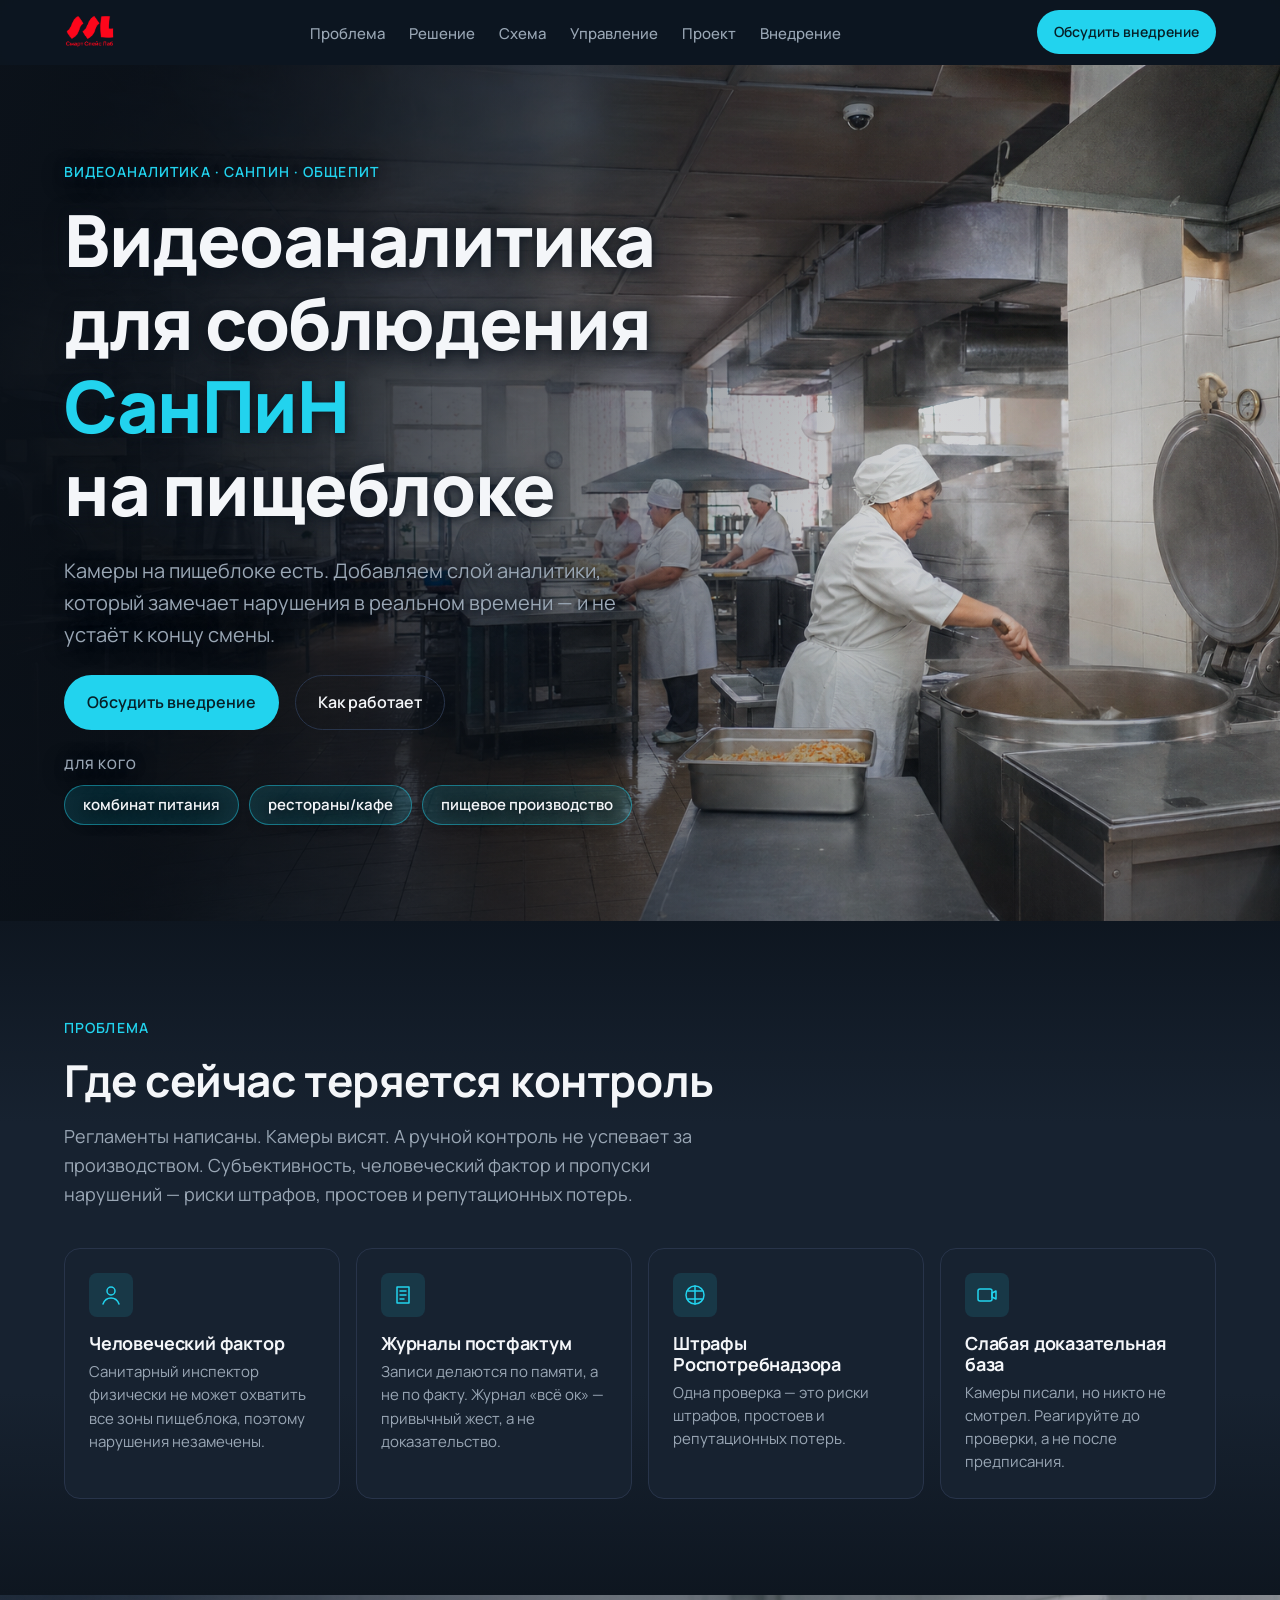
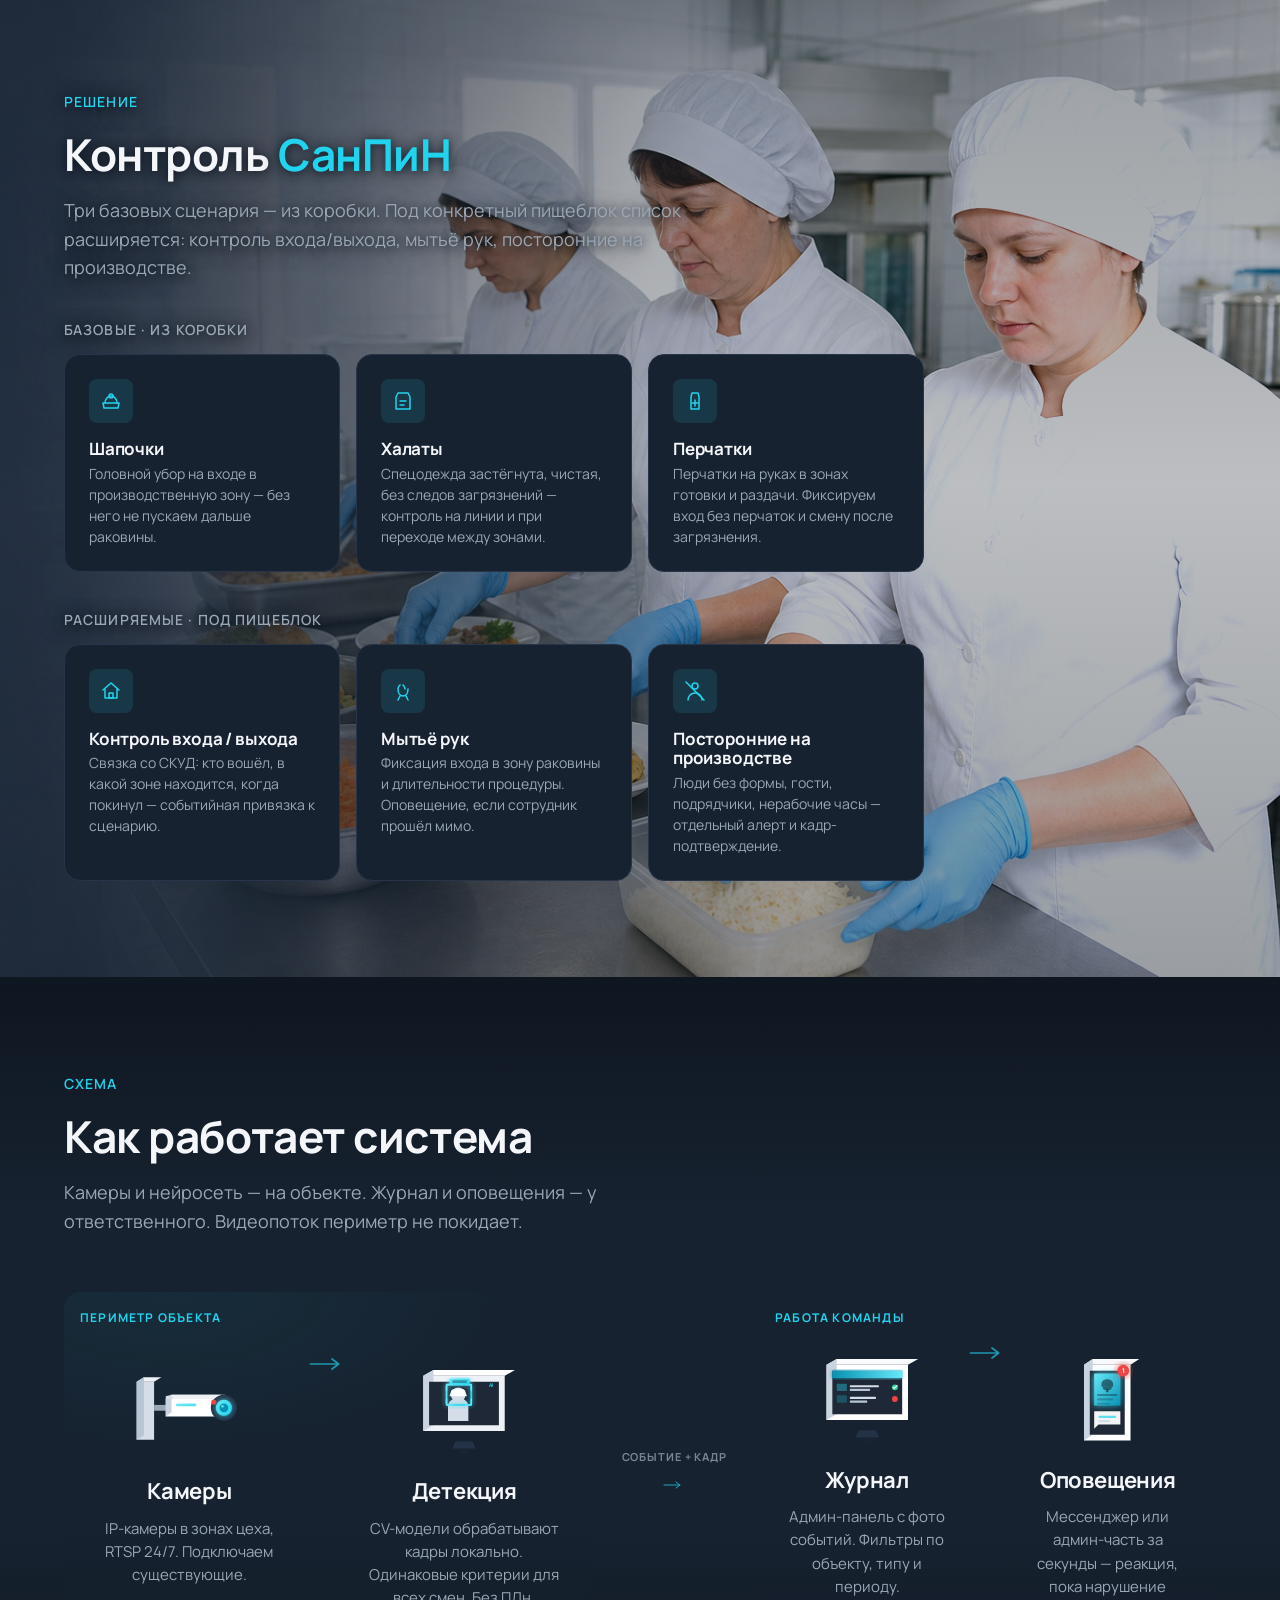
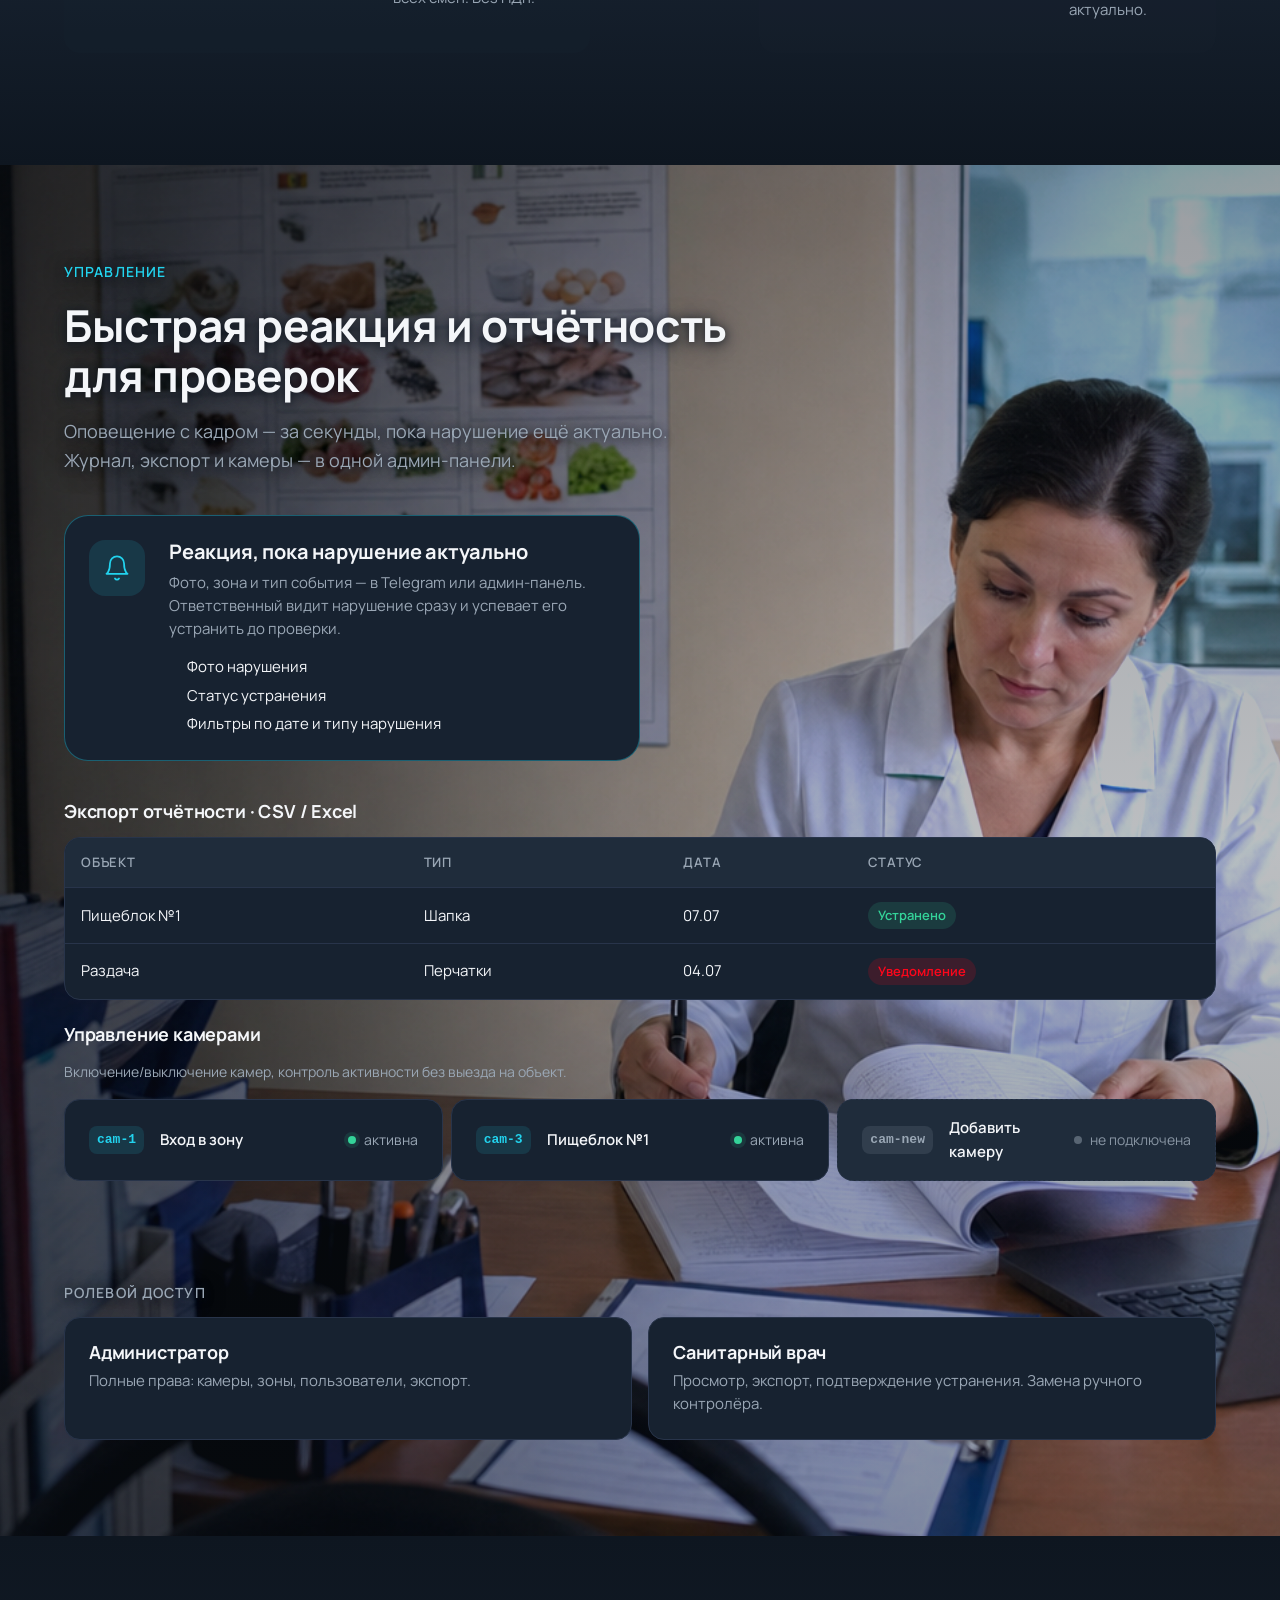
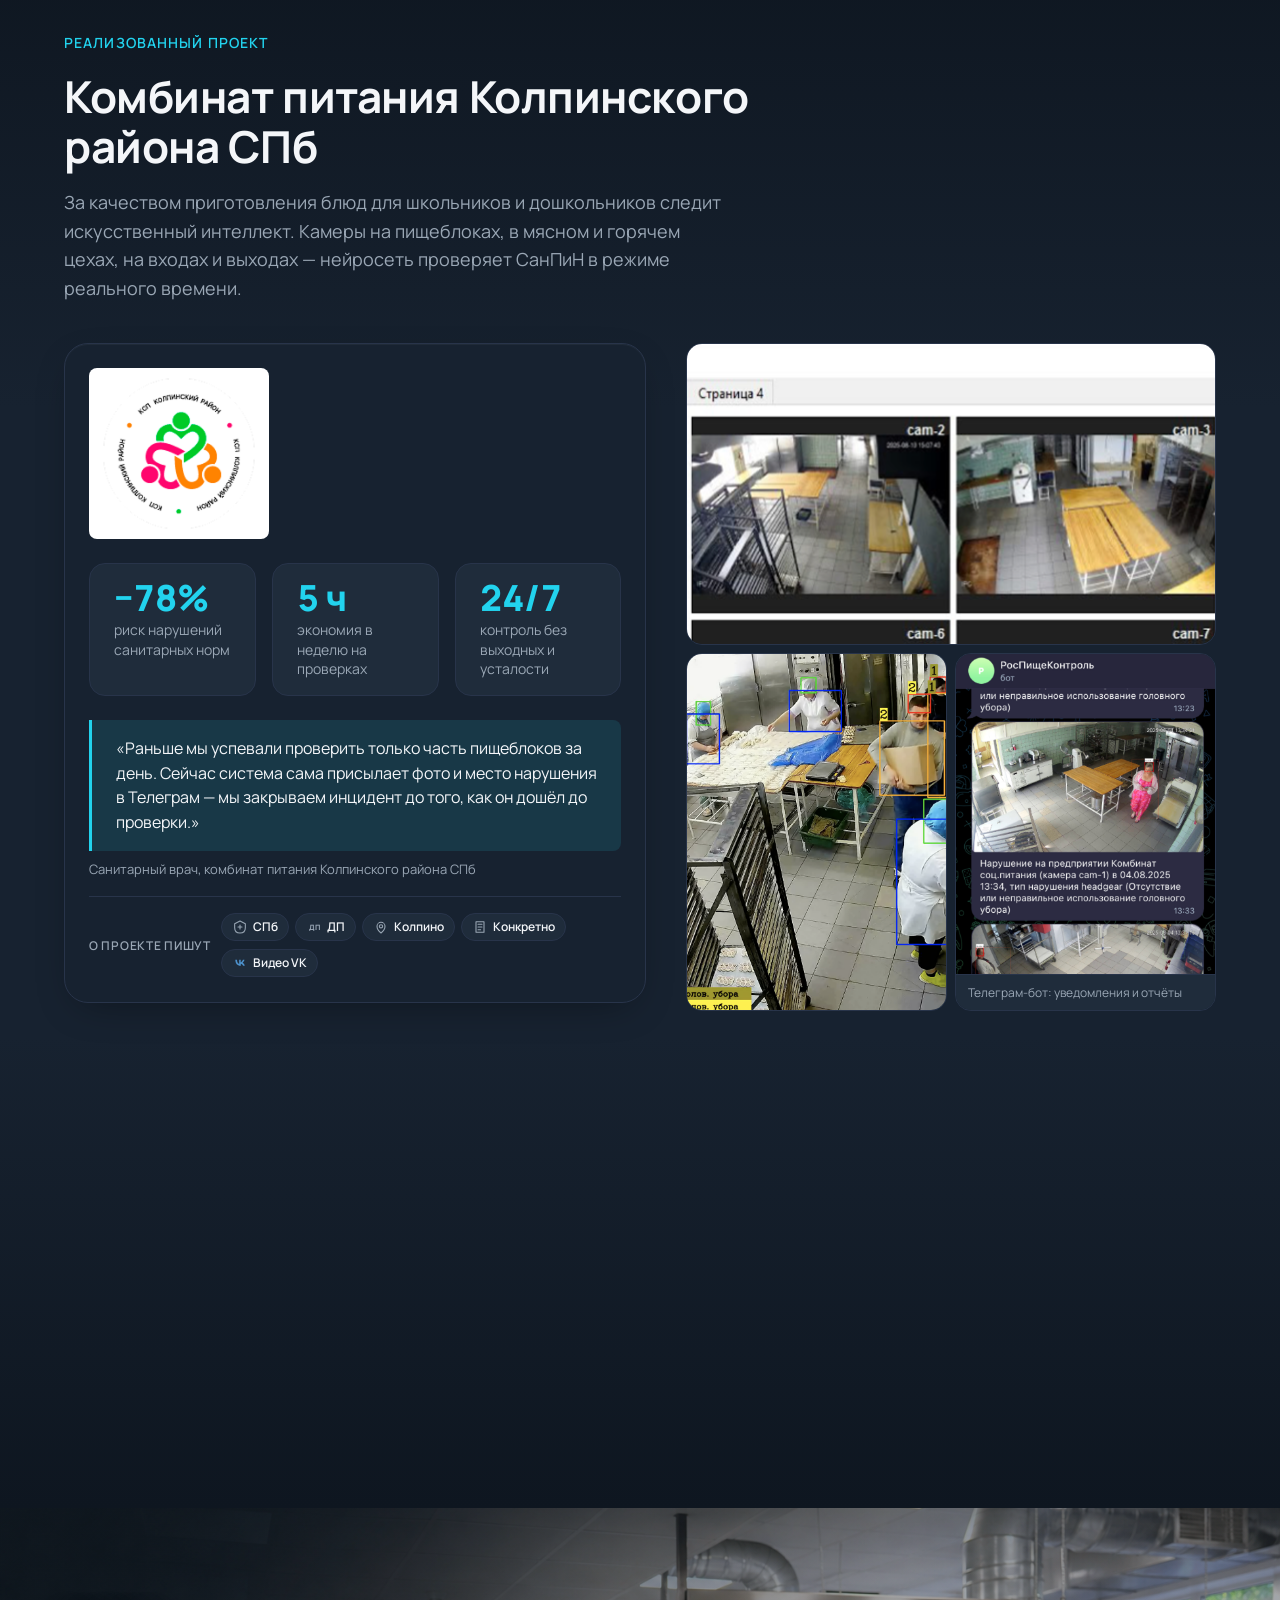
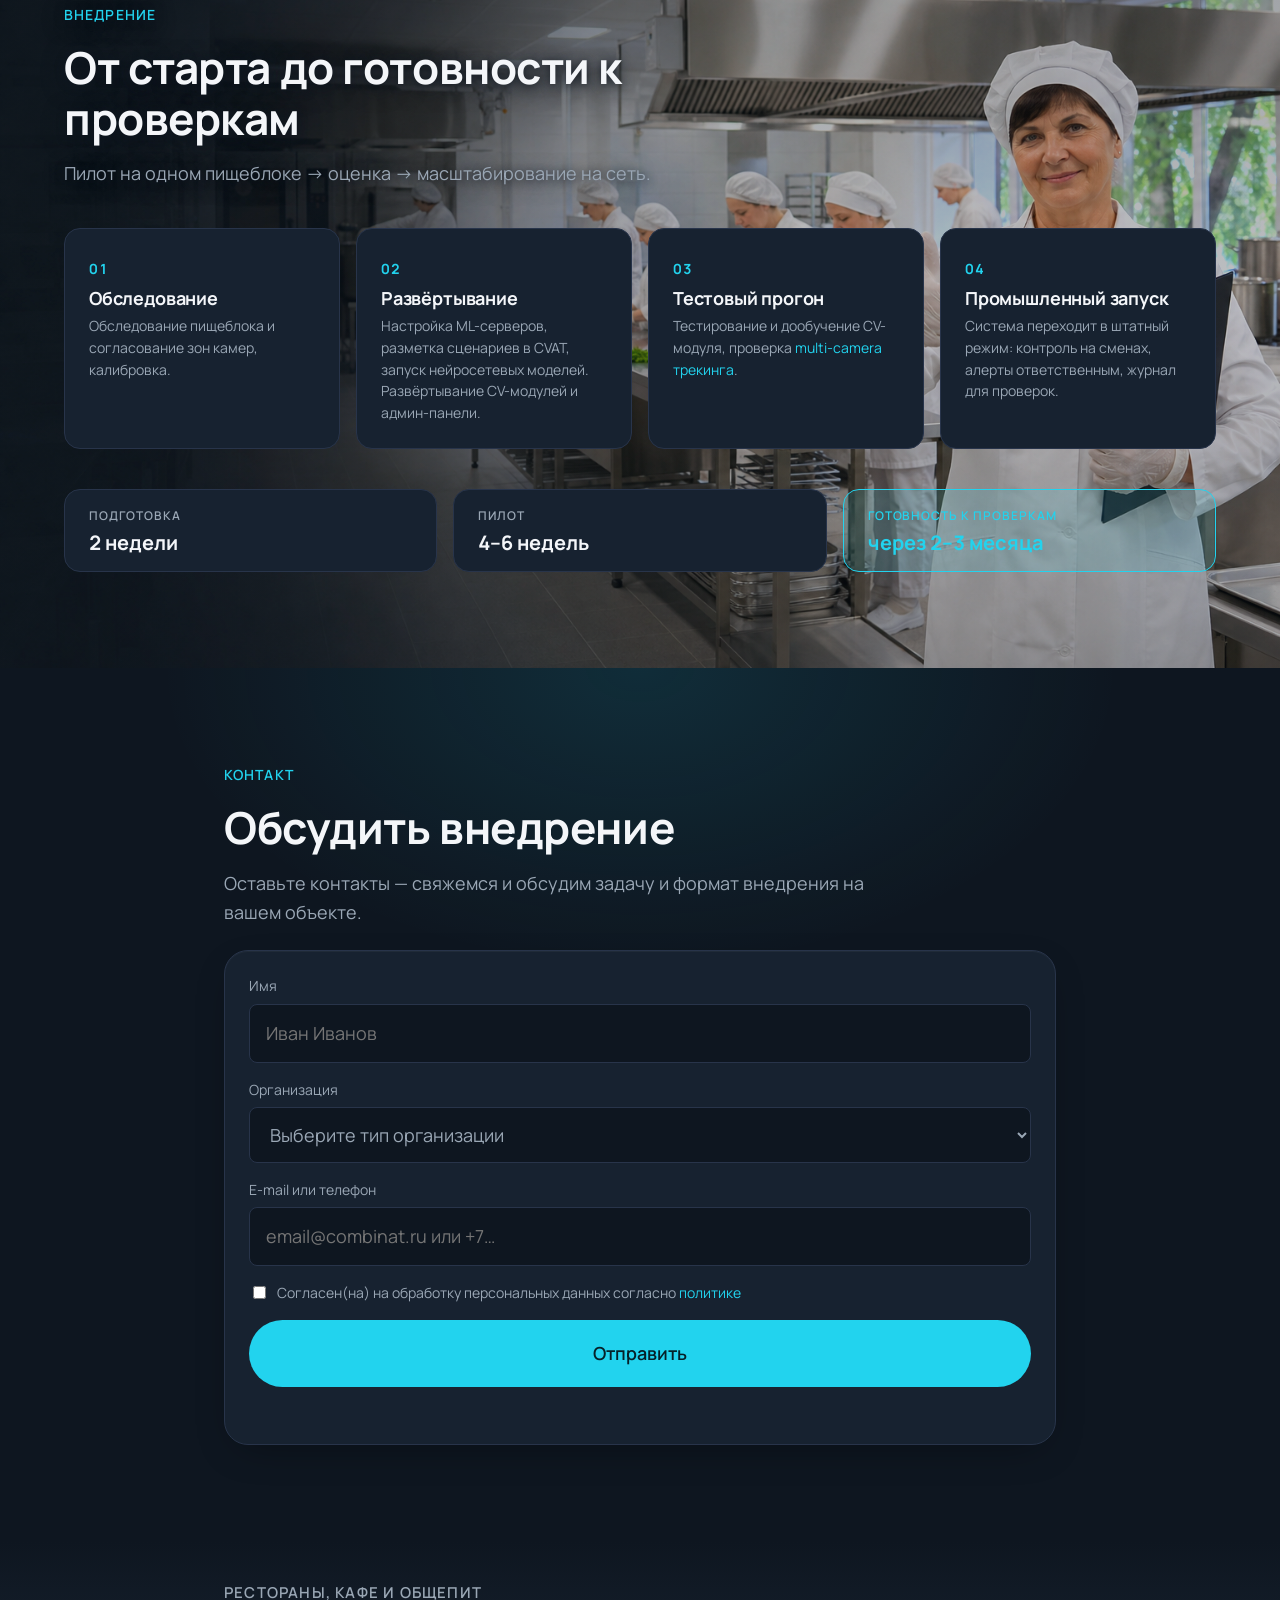
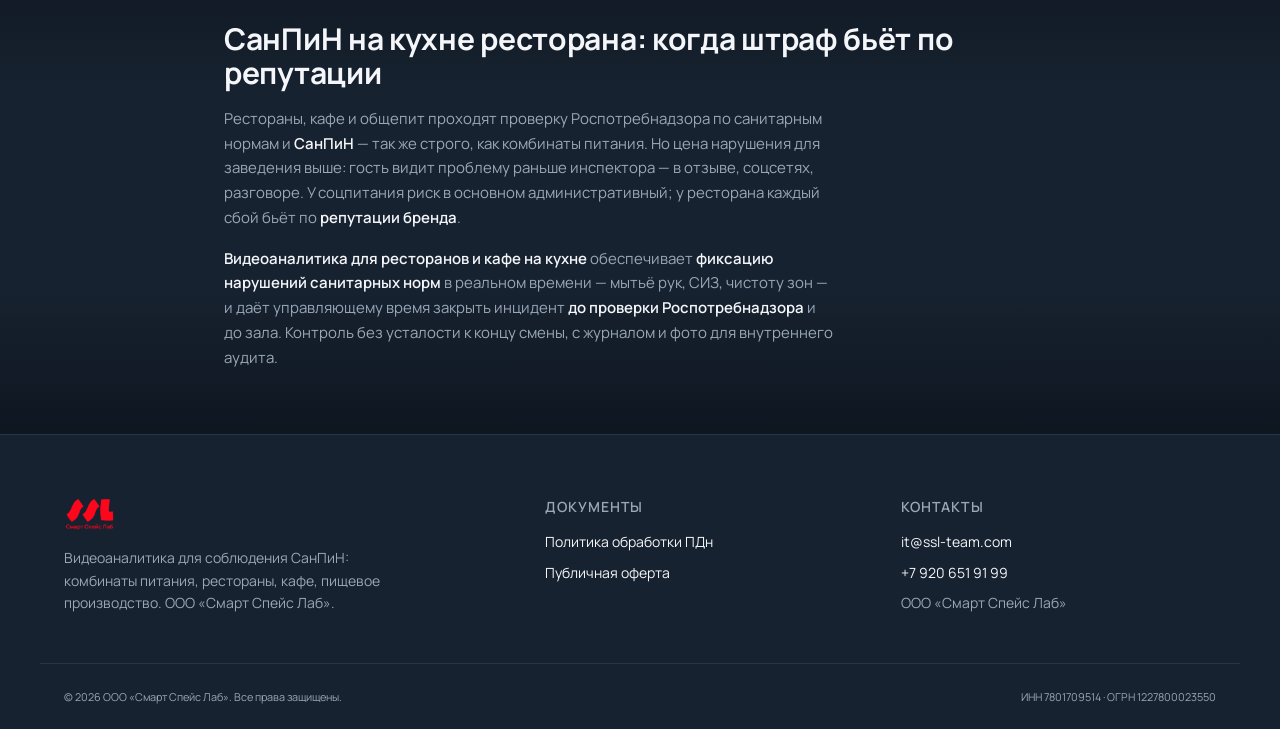
<file: index.html>
<!doctype html>
<html lang="ru">
<head>
  <meta charset="utf-8" />
  <meta name="viewport" content="width=device-width, initial-scale=1, viewport-fit=cover" />
  <title>Видеоаналитика для соблюдения СанПиН — комбинат, общепит, производство</title>
  <meta name="description" content="Контроль мытья рук, СИЗ и санитарных норм по камерам в реальном времени. Для комбинатов питания, ресторанов, кафе и пищевого производства." />
  <meta name="theme-color" content="#0E1620" />
  <link rel="icon" href="assets/img/favicon.svg" type="image/svg+xml" />
  <link rel="icon" href="assets/img/favicon-32.png" type="image/png" sizes="32x32" />
  <link rel="icon" href="assets/img/favicon-16.png" type="image/png" sizes="16x16" />
  <link rel="apple-touch-icon" href="assets/img/apple-touch-icon.png" />
  <link rel="canonical" href="https://sanpin.ssl-team.com/" />
  <meta property="og:type" content="website" />
  <meta property="og:locale" content="ru_RU" />
  <meta property="og:url" content="https://sanpin.ssl-team.com/" />
  <meta property="og:title" content="Видеоаналитика для соблюдения СанПиН — комбинат, общепит, производство" />
  <meta property="og:description" content="Контроль мытья рук, СИЗ и санитарных норм по камерам в реальном времени. Для комбинатов питания, ресторанов, кафе и пищевого производства." />
  <meta property="og:image" content="https://sanpin.ssl-team.com/assets/img/og-cover.png" />
  <meta property="og:image:width" content="1200" />
  <meta property="og:image:height" content="630" />
  <meta property="og:image:alt" content="Видеоаналитика для соблюдения СанПиН — Смарт Спейс Лаб" />
  <meta name="twitter:card" content="summary_large_image" />
  <meta name="twitter:title" content="Видеоаналитика для соблюдения СанПиН — комбинат, общепит, производство" />
  <meta name="twitter:description" content="Контроль мытья рук, СИЗ и санитарных норм по камерам в реальном времени." />
  <meta name="twitter:image" content="https://sanpin.ssl-team.com/assets/img/og-cover.png" />

  <link rel="preconnect" href="https://fonts.googleapis.com" />
  <link rel="preconnect" href="https://fonts.gstatic.com" crossorigin />
  <link rel="stylesheet" href="https://fonts.googleapis.com/css2?family=Manrope:wght@400;600;700;800&display=swap" />

  <link rel="stylesheet" href="assets/css/style.css" />

  <script type="application/ld+json">
  {
    "@context": "https://schema.org",
    "@type": "Organization",
    "name": "ООО «Смарт Спейс Лаб»",
    "url": "https://sanpin.ssl-team.com/",
    "logo": "https://sanpin.ssl-team.com/assets/img/LOGO.png",
    "email": "it@ssl-team.com",
    "taxID": "7801709514",
    "identifier": {
      "@type": "PropertyValue",
      "propertyID": "OGRN",
      "value": "1227800023550"
    }
  }
  </script>
</head>
<body>
  <a class="skip-link" href="#main">К содержимому</a>

  <header class="site-header" id="top">
    <div class="container site-header__row">
      <a class="brand" href="#top" aria-label="ООО «Смарт Спейс Лаб» — на главную">
        <img src="assets/img/LOGO.png" alt="ООО «Смарт Спейс Лаб»" width="180" height="48" />
      </a>

      <nav class="nav" aria-label="Основная навигация">
        <button class="nav__toggle" type="button" aria-expanded="false" aria-controls="nav-list">
          <span class="sr-only">Меню</span>
          <span class="nav__bars" aria-hidden="true"></span>
        </button>
        <ul class="nav__list" id="nav-list">
          <li><a href="#problem">Проблема</a></li>
          <li><a href="#solution">Решение</a></li>
          <li><a href="#scheme">Схема</a></li>
          <li><a href="#admin">Управление</a></li>
          <li><a href="#project">Проект</a></li>
          <li><a href="#stages">Внедрение</a></li>
        </ul>
      </nav>

      <a class="btn btn--primary btn--sm" href="#cta">Обсудить внедрение</a>
    </div>
  </header>

  <main id="main">

    <!-- 1. HERO -->
    <section class="hero" id="hero" aria-labelledby="hero-title">
      <div class="container hero__grid">
        <div class="hero__content reveal">
          <p class="kicker">Видеоаналитика · СанПиН · Общепит</p>
          <h1 class="hero__title" id="hero-title">
            Видеоаналитика<br>для соблюдения <span class="accent">СанПиН</span><br>на пищеблоке
          </h1>
          <p class="hero__lede">
            Камеры на пищеблоке есть. Добавляем слой аналитики, который замечает нарушения в реальном времени — и не устаёт к концу смены.
          </p>
          <div class="hero__cta">
            <a class="btn btn--primary" href="#cta">Обсудить внедрение</a>
            <a class="btn btn--ghost" href="#scheme">Как работает</a>
          </div>
          <div class="hero__audience-wrap">
            <p class="hero__audience-label">Для кого</p>
            <ul class="hero__audience" aria-label="Целевая аудитория">
              <li class="hero__audience-item">комбинат питания</li>
              <li class="hero__audience-item">рестораны/кафе</li>
              <li class="hero__audience-item">пищевое производство</li>
            </ul>
          </div>
        </div>

        <div class="hero__visual reveal" aria-hidden="true">
        </div>
      </div>
    </section>

    <!-- 2. PROBLEM -->
    <section class="section section--alt" id="problem" aria-labelledby="problem-title">
      <div class="container">
        <header class="section__head reveal">
          <p class="kicker">Проблема</p>
          <h2 class="section__title" id="problem-title">Где сейчас теряется контроль</h2>
          <p class="section__lede">Регламенты написаны. Камеры висят. А ручной контроль не успевает за производством. Субъективность, человеческий фактор и пропуски нарушений — риски штрафов, простоев и репутационных потерь.</p>
        </header>

        <ul class="cards cards--4 reveal">
          <li class="card">
            <div class="card__icon" aria-hidden="true">
              <svg viewBox="0 0 24 24" fill="none" stroke="currentColor" stroke-width="1.5" stroke-linecap="round" stroke-linejoin="round"><circle cx="12" cy="8" r="4"/><path d="M4 21c1.5-4 5-6 8-6s6.5 2 8 6"/></svg>
            </div>
            <h3>Человеческий фактор</h3>
            <p>Санитарный инспектор физически не может охватить все зоны пищеблока, поэтому нарушения незамечены.</p>
          </li>
          <li class="card">
            <div class="card__icon" aria-hidden="true">
              <svg viewBox="0 0 24 24" fill="none" stroke="currentColor" stroke-width="1.5" stroke-linecap="round" stroke-linejoin="round"><path d="M6 4h12v16H6z"/><path d="M9 8h6M9 12h6M9 16h4"/></svg>
            </div>
            <h3>Журналы постфактум</h3>
            <p>Записи делаются по памяти, а не по факту. Журнал «всё ок» — привычный жест, а не доказательство.</p>
          </li>
          <li class="card">
            <div class="card__icon" aria-hidden="true">
              <svg viewBox="0 0 24 24" fill="none" stroke="currentColor" stroke-width="1.5" stroke-linecap="round" stroke-linejoin="round"><path d="M12 3v18"/><path d="M5 8h14M5 16h14"/><circle cx="12" cy="12" r="9"/></svg>
            </div>
            <h3>Штрафы Роспотребнадзора</h3>
            <p>Одна проверка — это риски штрафов, простоев и репутационных потерь.</p>
          </li>
          <li class="card">
            <div class="card__icon" aria-hidden="true">
              <svg viewBox="0 0 24 24" fill="none" stroke="currentColor" stroke-width="1.5" stroke-linecap="round" stroke-linejoin="round"><rect x="3" y="6" width="14" height="12" rx="2"/><path d="M17 10l4-2v8l-4-2z"/></svg>
            </div>
            <h3>Слабая доказательная база</h3>
            <p>Камеры писали, но никто не смотрел. Реагируйте до проверки, а не после предписания.</p>
          </li>
        </ul>
      </div>
    </section>

    <!-- 2. SOLUTION -->
    <section class="section section--bg section--bg-5" id="solution" aria-labelledby="solution-title">
      <div class="container">
        <header class="section__head reveal">
          <p class="kicker">Решение</p>
          <h2 class="section__title" id="solution-title">Контроль <span class="accent">СанПиН</span></h2>
          <p class="section__lede">Три базовых сценария — из коробки. Под конкретный пищеблок список расширяется: контроль входа/выхода, мытьё рук, посторонние на производстве.</p>
        </header>

        <h3 class="det-group-title reveal">Базовые · из коробки</h3>
        <ul class="detections reveal">
          <li class="det">
            <div class="det__icon" aria-hidden="true">
              <svg viewBox="0 0 24 24" fill="none" stroke="currentColor" stroke-width="1.5" stroke-linecap="round" stroke-linejoin="round"><path d="M6 14c0-4 3-7 6-7s6 3 6 7"/><path d="M4 14h16l-1 5H5z"/><circle cx="12" cy="7" r="2"/></svg>
            </div>
            <h3>Шапочки</h3>
            <p>Головной убор на входе в производственную зону — без него не пускаем дальше раковины.</p>
          </li>
          <li class="det">
            <div class="det__icon" aria-hidden="true">
              <svg viewBox="0 0 24 24" fill="none" stroke="currentColor" stroke-width="1.5" stroke-linecap="round" stroke-linejoin="round"><path d="M7 4h10l2 4v12H5V8z"/><path d="M9 12h6M9 16h4"/></svg>
            </div>
            <h3>Халаты</h3>
            <p>Спецодежда застёгнута, чистая, без следов загрязнений — контроль на линии и при переходе между зонами.</p>
          </li>
          <li class="det">
            <div class="det__icon" aria-hidden="true">
              <svg viewBox="0 0 24 24" fill="none" stroke="currentColor" stroke-width="1.5" stroke-linecap="round" stroke-linejoin="round"><path d="M9 4h6l1 4v12H8V8z"/><path d="M12 11v6M9 14h6"/></svg>
            </div>
            <h3>Перчатки</h3>
            <p>Перчатки на руках в зонах готовки и раздачи. Фиксируем вход без перчаток и смену после загрязнения.</p>
          </li>
        </ul>

        <h3 class="det-group-title reveal">Расширяемые · под пищеблок</h3>
        <ul class="detections reveal">
          <li class="det">
            <div class="det__icon" aria-hidden="true">
              <svg viewBox="0 0 24 24" fill="none" stroke="currentColor" stroke-width="1.5" stroke-linecap="round" stroke-linejoin="round"><path d="M4 11l8-7 8 7"/><path d="M6 10v9h12v-9"/><rect x="10" y="14" width="4" height="5"/></svg>
            </div>
            <h3>Контроль входа / выхода</h3>
            <p>Связка со СКУД: кто вошёл, в какой зоне находится, когда покинул — событийная привязка к сценарию.</p>
          </li>
          <li class="det">
            <div class="det__icon" aria-hidden="true">
              <svg viewBox="0 0 24 24" fill="none" stroke="currentColor" stroke-width="1.5" stroke-linecap="round" stroke-linejoin="round"><path d="M7 10c0-2 1-3 2-4M12 6c1 1 2 2 2 4M17 10c0 4-2 7-5 7s-5-3-5-7"/><path d="M9 17l-2 4M15 17l2 4"/></svg>
            </div>
            <h3>Мытьё рук</h3>
            <p>Фиксация входа в зону раковины и длительности процедуры. Оповещение, если сотрудник прошёл мимо.</p>
          </li>
          <li class="det">
            <div class="det__icon" aria-hidden="true">
              <svg viewBox="0 0 24 24" fill="none" stroke="currentColor" stroke-width="1.5" stroke-linecap="round" stroke-linejoin="round"><circle cx="12" cy="7" r="3"/><path d="M5 21c0-4 3-7 7-7s7 3 7 7"/><path d="M3 3l18 18"/></svg>
            </div>
            <h3>Посторонние на производстве</h3>
            <p>Люди без формы, гости, подрядчики, нерабочие часы — отдельный алерт и кадр-подтверждение.</p>
          </li>
        </ul>
      </div>
    </section>

    <!-- 3. SCHEME -->
    <section class="section section--alt" id="scheme" aria-labelledby="scheme-title">
      <div class="container">
        <header class="section__head reveal">
          <p class="kicker">Схема</p>
          <h2 class="section__title" id="scheme-title">Как работает система</h2>
          <p class="section__lede">Камеры и нейросеть — на объекте. Журнал и оповещения — у ответственного. Видеопоток периметр не покидает.</p>
        </header>

        <div class="solution-arch reveal" role="group" aria-label="Архитектура системы: от камеры до алерта">
          <div class="solution-arch__board">
            <div class="solution-arch__zone solution-arch__zone--local">
              <p class="solution-arch__zone-label">Периметр объекта</p>
              <div class="solution-arch__track">
                <article class="solution-arch__node">
                  <div class="solution-arch__illus" aria-hidden="true">
                    <svg viewBox="0 0 180 132" fill="none" xmlns="http://www.w3.org/2000/svg">
                      <defs>
                        <linearGradient id="camCyan" x1="0" y1="0" x2="1" y2="1"><stop stop-color="#67E8F9"/><stop offset="1" stop-color="#22D3EE"/></linearGradient>
                        <filter id="camGlow" x="-30%" y="-30%" width="160%" height="160%"><feGaussianBlur stdDeviation="4" result="b"/><feMerge><feMergeNode in="b"/><feMergeNode in="SourceGraphic"/></feMerge></filter>
                      </defs>
                      <!-- стена -->
                      <path d="M18 16 42 16 42 96 18 96Z" fill="#D5DDE8"/>
                      <path d="M18 16 28 10 52 10 42 16Z" fill="#EEF2F7"/>
                      <path d="M18 16 28 10 28 90 18 96Z" fill="#B8C5D4"/>
                      <!-- кронштейн -->
                      <path d="M42 48 58 48 58 56 42 56Z" fill="#9AA7B5"/>
                      <path d="M58 48 74 44 74 52 58 56Z" fill="#B8C5D4"/>
                      <!-- корпус камеры -->
                      <path d="M58 40 132 40 132 64 58 64Z" fill="#FFFFFF"/>
                      <path d="M58 40 66 34 140 34 132 40Z" fill="#F8FAFC"/>
                      <path d="M58 40 66 34 66 58 58 64Z" fill="#C9D4E0"/>
                      <!-- козырёк -->
                      <path d="M66 34 134 34 132 40 68 40Z" fill="#EEF2F7"/>
                      <path d="M66 34 68 40 58 40 58 36Z" fill="#D5DDE8"/>
                      <!-- объектив -->
                      <circle cx="138" cy="52" r="18" fill="#243247"/>
                      <circle cx="138" cy="52" r="14" fill="#1E2836"/>
                      <circle cx="138" cy="52" r="11" fill="url(#camCyan)" filter="url(#camGlow)"/>
                      <circle cx="138" cy="52" r="6" fill="#0891B2"/>
                      <circle cx="136" cy="50" r="2" fill="#67E8F9" opacity=".8"/>
                      <!-- индикаторы -->
                      <rect x="72" y="46" width="28" height="4" rx="2" fill="url(#camCyan)" opacity=".85"/>
                      <circle cx="124" cy="44" r="3.5" fill="#EF4444"/>
                    </svg>
                  </div>
                  <h3 class="solution-arch__title">Камеры</h3>
                  <p class="solution-arch__desc">IP-камеры в зонах цеха, RTSP 24/7. Подключаем существующие.</p>
                </article>

                <div class="solution-arch__arrow solution-arch__arrow--inline" aria-hidden="true">
                  <svg viewBox="0 0 48 24" fill="none"><path d="M4 12h32M30 6l8 6-8 6" stroke="currentColor" stroke-width="2" stroke-linecap="round" stroke-linejoin="round"/></svg>
                </div>

                <article class="solution-arch__node">
                  <div class="solution-arch__illus" aria-hidden="true">
                    <svg viewBox="0 0 180 132" fill="none" xmlns="http://www.w3.org/2000/svg">
                      <defs>
                        <linearGradient id="detCyan" x1="0" y1="0" x2="1" y2="1"><stop stop-color="#67E8F9"/><stop offset="1" stop-color="#22D3EE"/></linearGradient>
                        <filter id="detGlow" x="-20%" y="-20%" width="140%" height="140%"><feGaussianBlur stdDeviation="3.5" result="b"/><feMerge><feMergeNode in="b"/><feMergeNode in="SourceGraphic"/></feMerge></filter>
                      </defs>
                      <path d="M78 98 102 98 106 108 74 108Z" fill="#243247"/>
                      <path d="M84 108 96 108 94 116 86 116Z" fill="#1A2433"/>
                      <path d="M34 8 146 8 146 84 34 84Z" fill="#EEF2F7"/>
                      <path d="M34 8 48 0 160 0 146 8Z" fill="#FFFFFF"/>
                      <path d="M34 8 48 0 48 76 34 84Z" fill="#C9D4E0"/>
                      <path d="M42 16 138 16 138 76 42 76Z" fill="#1E2836"/>
                      <circle cx="82" cy="34" r="10" fill="#D5DDE8"/>
                      <path d="M68 50 C68 42 76 38 82 38 C88 38 96 42 96 50 L96 70 L68 70Z" fill="#D5DDE8"/>
                      <path d="M72 30 C72 24 92 24 92 30 L94 36 L70 36Z" fill="#FFFFFF"/>
                      <rect x="66" y="20" width="34" height="28" rx="2" fill="none" stroke="url(#detCyan)" stroke-width="2.5" filter="url(#detGlow)"/>
                      <path d="M66 20h8 M66 20v8 M100 20h-8 M100 20v8 M66 48h8 M66 48v-8 M100 48h-8 M100 48v-8" stroke="#67E8F9" stroke-width="2" stroke-linecap="round"/>
                      <rect x="70" y="12" width="28" height="8" rx="2" fill="url(#detCyan)" filter="url(#detGlow)"/>
                      <rect x="74" y="14" width="20" height="4" rx="1" fill="#0E1620" opacity=".35"/>
                      <rect x="120" y="18" width="14" height="8" rx="2" fill="#1E2836"/>
                      <text x="127" y="24" text-anchor="middle" fill="#22D3EE" font-family="Manrope, sans-serif" font-size="7" font-weight="700">AI</text>
                    </svg>
                  </div>
                  <h3 class="solution-arch__title">Детекция</h3>
                  <p class="solution-arch__desc">CV-модели обрабатывают кадры локально. Одинаковые критерии для всех смен. Без ПДн.</p>
                </article>
              </div>
            </div>

            <div class="solution-arch__bridge" aria-hidden="true">
              <span class="solution-arch__bridge-label">событие + кадр</span>
              <svg class="solution-arch__bridge-arrow" viewBox="0 0 24 48" fill="none">
                <path d="M12 4v32M6 28l6 8 6-8" stroke="currentColor" stroke-width="2" stroke-linecap="round" stroke-linejoin="round"/>
              </svg>
            </div>

            <div class="solution-arch__zone solution-arch__zone--team">
              <p class="solution-arch__zone-label">Работа команды</p>
              <div class="solution-arch__track">
                <article class="solution-arch__node">
                  <div class="solution-arch__illus" aria-hidden="true">
                    <svg viewBox="0 0 180 132" fill="none" xmlns="http://www.w3.org/2000/svg">
                      <defs>
                        <linearGradient id="jrnCyan" x1="0" y1="0" x2="1" y2="0"><stop stop-color="#0891B2"/><stop offset="1" stop-color="#67E8F9"/></linearGradient>
                        <filter id="jrnGlow" x="-20%" y="-20%" width="140%" height="140%"><feGaussianBlur stdDeviation="3" result="b"/><feMerge><feMergeNode in="b"/><feMergeNode in="SourceGraphic"/></feMerge></filter>
                      </defs>
                      <!-- подставка -->
                      <path d="M78 98 102 98 106 108 74 108Z" fill="#243247"/>
                      <path d="M84 108 96 108 94 116 86 116Z" fill="#1A2433"/>
                      <!-- монитор -->
                      <path d="M34 8 146 8 146 84 34 84Z" fill="#FFFFFF"/>
                      <path d="M34 8 48 0 160 0 146 8Z" fill="#F8FAFC"/>
                      <path d="M34 8 48 0 48 76 34 84Z" fill="#C9D4E0"/>
                      <!-- экран -->
                      <path d="M42 16 138 16 138 76 42 76Z" fill="#1E2836"/>
                      <path d="M42 16 138 16 138 26 42 26Z" fill="url(#jrnCyan)" filter="url(#jrnGlow)"/>
                      <!-- строки журнала -->
                      <rect x="48" y="34" width="14" height="10" rx="1" fill="#22D3EE" opacity=".4"/>
                      <rect x="66" y="36" width="40" height="3" rx="1" fill="#D5DDE8"/>
                      <rect x="66" y="41" width="28" height="3" rx="1" fill="#B8C5D4"/>
                      <circle cx="128" cy="39" r="4" fill="#34D399"/>
                      <path d="M125.5 39l1.5 1.5 4-4" stroke="#FFFFFF" stroke-width="1.5" stroke-linecap="round" stroke-linejoin="round"/>
                      <rect x="48" y="50" width="14" height="10" rx="1" fill="#22D3EE" opacity=".25"/>
                      <rect x="66" y="52" width="36" height="3" rx="1" fill="#D5DDE8"/>
                      <rect x="66" y="57" width="24" height="3" rx="1" fill="#B8C5D4"/>
                      <circle cx="128" cy="55" r="4" fill="#EF4444"/>
                    </svg>
                  </div>
                  <h3 class="solution-arch__title">Журнал</h3>
                  <p class="solution-arch__desc">Админ-панель с фото событий. Фильтры по объекту, типу и периоду.</p>
                </article>

                <div class="solution-arch__arrow solution-arch__arrow--inline" aria-hidden="true">
                  <svg viewBox="0 0 48 24" fill="none"><path d="M4 12h32M30 6l8 6-8 6" stroke="currentColor" stroke-width="2" stroke-linecap="round" stroke-linejoin="round"/></svg>
                </div>

                <article class="solution-arch__node">
                  <div class="solution-arch__illus" aria-hidden="true">
                    <svg viewBox="0 0 180 132" fill="none" xmlns="http://www.w3.org/2000/svg">
                      <defs>
                        <linearGradient id="altCyan" x1="0" y1="0" x2="1" y2="1"><stop stop-color="#67E8F9"/><stop offset="1" stop-color="#0891B2"/></linearGradient>
                        <filter id="altGlow" x="-30%" y="-30%" width="160%" height="160%"><feGaussianBlur stdDeviation="5" result="b"/><feMerge><feMergeNode in="b"/><feMergeNode in="SourceGraphic"/></feMerge></filter>
                      </defs>
                      <path d="M58 8 122 8 122 112 58 112Z" fill="#FFFFFF"/>
                      <path d="M58 8 70 0 134 0 122 8Z" fill="#F8FAFC"/>
                      <path d="M58 8 70 0 70 104 58 112Z" fill="#C9D4E0"/>
                      <path d="M66 16 114 16 114 104 66 104Z" fill="#1E2836"/>
                      <path d="M72 20 108 20 108 64 72 64Z" fill="url(#altCyan)" filter="url(#altGlow)"/>
                      <path d="M90 28c-5 0-8 3-8 7v3h16v-3c0-4-3-7-8-7Z" fill="#0E1620" opacity=".55"/>
                      <path d="M84 38h12v2c0 2-2 3-6 3s-6-1-6-3v-2Z" fill="#0E1620" opacity=".55"/>
                      <circle cx="90" cy="44" r="2" fill="#0E1620" opacity=".55"/>
                      <rect x="76" y="48" width="28" height="3" rx="1" fill="#0E1620" opacity=".35"/>
                      <rect x="76" y="54" width="22" height="3" rx="1" fill="#0E1620" opacity=".25"/>
                      <rect x="76" y="60" width="18" height="3" rx="1" fill="#0E1620" opacity=".2"/>
                      <path d="M72 72 108 72 108 90 78 90 72 96Z" fill="#FFFFFF" opacity=".95"/>
                      <rect x="78" y="78" width="24" height="3" rx="1" fill="#22D3EE" opacity=".7"/>
                      <rect x="78" y="84" width="16" height="3" rx="1" fill="#D5DDE8"/>
                      <circle cx="112" cy="16" r="8" fill="#EF4444" filter="url(#altGlow)"/>
                      <text x="112" y="19" text-anchor="middle" fill="#FFFFFF" font-family="Manrope, sans-serif" font-size="9" font-weight="800">1</text>
                    </svg>
                  </div>
                  <h3 class="solution-arch__title">Оповещения</h3>
                  <p class="solution-arch__desc">Мессенджер или админ-часть за секунды — реакция, пока нарушение актуально.</p>
                </article>
              </div>
            </div>
          </div>
        </div>
      </div>
    </section>

    <!-- 4. ADMIN -->
    <section class="section section--bg section--bg-7" id="admin" aria-labelledby="admin-title">
      <div class="container">
        <header class="section__head reveal">
          <p class="kicker">Управление</p>
          <h2 class="section__title" id="admin-title">Быстрая реакция и отчётность для проверок</h2>
          <p class="section__lede">Оповещение с кадром — за секунды, пока нарушение ещё актуально. Журнал, экспорт и камеры — в одной админ-панели.</p>
        </header>

        <article class="admin-react reveal">
          <div class="admin-react__badge" aria-hidden="true">
            <svg viewBox="0 0 24 24" fill="none" stroke="currentColor" stroke-width="1.5" stroke-linecap="round" stroke-linejoin="round"><path d="M18 8a6 6 0 10-12 0c0 7-3 9-3 9h18s-3-2-3-9"/><path d="M13.73 21a2 2 0 01-3.46 0"/></svg>
          </div>
          <div class="admin-react__body">
            <h3 class="admin-react__title">Реакция, пока нарушение актуально</h3>
            <p class="admin-react__text">Фото, зона и тип события — в Telegram или админ-панель. Ответственный видит нарушение сразу и успевает его устранить до проверки.</p>
            <ul class="admin-react__list">
              <li>Фото нарушения</li>
              <li>Статус устранения</li>
              <li>Фильтры по дате и типу нарушения</li>
            </ul>
          </div>
        </article>

        <div class="admin__export reveal">
          <header class="admin__subhead">
            <h3>Экспорт отчётности · CSV / Excel</h3>
          </header>
          <div class="table-wrap">
            <table class="table">
              <thead>
                <tr>
                  <th>Объект</th>
                  <th>Тип</th>
                  <th>Дата</th>
                  <th>Статус</th>
                </tr>
              </thead>
              <tbody>
                <tr>
                  <td>Пищеблок №1</td>
                  <td>Шапка</td>
                  <td>07.07</td>
                  <td><span class="badge badge--ok">Устранено</span></td>
                </tr>
                <tr>
                  <td>Раздача</td>
                  <td>Перчатки</td>
                  <td>04.07</td>
                  <td><span class="badge badge--warn">Уведомление</span></td>
                </tr>
              </tbody>
            </table>
          </div>
        </div>

        <div class="admin__cameras reveal">
          <header class="admin__subhead">
            <h3>Управление камерами</h3>
          </header>
          <p class="admin__hint admin__hint--block">Включение/выключение камер, контроль активности без выезда на объект.</p>
          <ul class="cam-list">
            <li class="cam">
              <div class="cam__id">cam-1</div>
              <div class="cam__zone">Вход в зону</div>
              <div class="cam__state"><span class="dot dot--ok"></span>активна</div>
            </li>
            <li class="cam">
              <div class="cam__id">cam-3</div>
              <div class="cam__zone">Пищеблок №1</div>
              <div class="cam__state"><span class="dot dot--ok"></span>активна</div>
            </li>
            <li class="cam cam--draft" aria-hidden="true">
              <div class="cam__id">cam-new</div>
              <div class="cam__zone">Добавить камеру</div>
              <div class="cam__state"><span class="dot dot--muted"></span>не подключена</div>
            </li>
          </ul>
        </div>

        <div class="admin__roles reveal">
          <h3 class="admin__group">Ролевой доступ</h3>
          <div class="admin__grid admin__grid--2">
            <article class="role">
              <h4 class="role__name">Администратор</h4>
              <p class="role__desc">Полные права: камеры, зоны, пользователи, экспорт.</p>
            </article>
            <article class="role">
              <h4 class="role__name">Санитарный врач</h4>
              <p class="role__desc">Просмотр, экспорт, подтверждение устранения. Замена ручного контролёра.</p>
            </article>
          </div>
        </div>
      </div>
    </section>

    <!-- 7. CASES -->
    <section class="section section--alt" id="project" aria-labelledby="project-title">
      <div class="container">
        <header class="section__head reveal">
          <p class="kicker">Реализованный проект</p>
          <h2 class="section__title" id="project-title">Комбинат питания Колпинского района СПб</h2>
          <p class="section__lede">За качеством приготовления блюд для школьников и дошкольников следит искусственный интеллект. Камеры на пищеблоках, в мясном и горячем цехах, на входах и выходах — нейросеть проверяет СанПиН в режиме реального времени.</p>
        </header>

        <div class="case-feature reveal">
          <div class="case-feature__main">
            <img class="case-feature__logo" src="assets/img/Логотип Колпино.png" alt="Логотип комбината Колпинского района" />

            <ul class="case-feature__metrics">
              <li>
                <span class="case-feature__num">−78%</span>
                <span class="case-feature__label">риск нарушений санитарных норм</span>
              </li>
              <li>
                <span class="case-feature__num">5 ч</span>
                <span class="case-feature__label">экономия в неделю на проверках</span>
              </li>
              <li>
                <span class="case-feature__num">24/7</span>
                <span class="case-feature__label">контроль без выходных и усталости</span>
              </li>
            </ul>

            <p class="case-feature__quote">
              «Раньше мы успевали проверить только часть пищеблоков за день. Сейчас система сама присылает фото и место нарушения в Телеграм — мы закрываем инцидент до того, как он дошёл до проверки.»
            </p>
            <p class="case-feature__quote-src">Санитарный врач, комбинат питания Колпинского района СПб</p>

            <div class="case-press case-press--inline">
              <span class="case-press__label">О проекте пишут</span>
              <ul class="case-press__list">
                <li>
                  <a class="case-press__chip" href="https://www.gov.spb.ru/gov/otrasl/socpit/news/292736/" target="_blank" rel="noopener noreferrer" title="Правительство Санкт-Петербурга — новость о проекте">
                    <svg class="case-press__icon" viewBox="0 0 24 24" fill="none" stroke="currentColor" stroke-width="1.6" stroke-linecap="round" stroke-linejoin="round" aria-hidden="true"><path d="M12 3 4 7v6c0 5 3.5 8 8 8s8-3 8-8V7l-8-4Z"/><path d="M9 12h6M12 9v6"/></svg>
                    <span>СПб</span>
                  </a>
                </li>
                <li>
                  <a class="case-press__chip" href="https://www.dp.ru/a/2025/01/14/v-peterburge-nejroseti-budut" target="_blank" rel="noopener noreferrer" title="Деловой Петербург — нейросети на пищеблоках">
                    <svg class="case-press__icon" viewBox="0 0 24 24" fill="currentColor" aria-hidden="true"><text x="12" y="16.5" text-anchor="middle" font-family="Manrope, Arial, sans-serif" font-size="11" font-weight="800">ДП</text></svg>
                    <span>ДП</span>
                  </a>
                </li>
                <li>
                  <a class="case-press__chip" href="https://kolpino.ru/news/2/v-shkolakh-peterburga-poyavitsya-ii-kotoryy-budet-sledit-za-rabotnikami-pishchebloka/" target="_blank" rel="noopener noreferrer" title="Колпино.ru — ИИ на пищеблоках">
                    <svg class="case-press__icon" viewBox="0 0 24 24" fill="none" stroke="currentColor" stroke-width="1.6" stroke-linecap="round" stroke-linejoin="round" aria-hidden="true"><path d="M12 21s6-4.5 6-10a6 6 0 1 0-12 0c0 5.5 6 10 6 10Z"/><circle cx="12" cy="11" r="2.5"/></svg>
                    <span>Колпино</span>
                  </a>
                </li>
                <li>
                  <a class="case-press__chip" href="https://konkretno.ru/sity_obshestvo/164288-novosti-malogo-biznesa-shkolnye-stolovye-v-kolpino-prokontroliruet-iskusstvennyj-intellekt.html" target="_blank" rel="noopener noreferrer" title="Конкретно.ru — школьные столовые под контролем ИИ">
                    <svg class="case-press__icon" viewBox="0 0 24 24" fill="none" stroke="currentColor" stroke-width="1.6" stroke-linecap="round" stroke-linejoin="round" aria-hidden="true"><path d="M6 4h12v16H6z"/><path d="M9 8h6M9 12h6M9 16h4"/></svg>
                    <span>Конкретно</span>
                  </a>
                </li>
                <li>
                  <a class="case-press__chip case-press__chip--vk" href="https://vk.com/video-24815554_456239504?list=7654ced79b377f00c5" target="_blank" rel="noopener noreferrer" title="Видеосюжет о проекте — VK">
                    <svg class="case-press__icon case-press__icon--vk" viewBox="0 0 24 24" fill="currentColor" aria-hidden="true"><path d="M12.78 16.25c-4.9 0-7.68-3.37-7.8-8.98h2.47c.08 4.13 1.9 5.88 3.28 6.24V7.27h2.33v3.55c1.38-.15 2.84-1.72 3.33-3.55h2.28c-.35 2.19-1.78 3.8-2.82 4.46 1.04.48 2.71 1.74 3.35 4.52h-2.57c-.5-1.58-1.75-2.8-3.42-2.95v2.95h-.25Z"/></svg>
                    <span>Видео VK</span>
                  </a>
                </li>
              </ul>
            </div>
          </div>

          <aside class="case-feature__media" aria-label="Материалы проекта">
            <figure class="case-media case-media--wide">
              <img src="assets/img/Видеостена Колпино.png" alt="Видеостена мониторинга комбината" loading="lazy" />
              <figcaption>Видеостена мониторинга</figcaption>
            </figure>
            <figure class="case-media">
              <img src="assets/img/Снимок экрана Колпино_2.png" alt="Контроль своевременности приёма пищи" loading="lazy" />
              <figcaption>Контроль приёма пищи</figcaption>
            </figure>
            <figure class="case-media case-media--telegram">
              <img src="assets/img/Телеграмм Колпино.png" alt="Уведомления Телеграм-бота" loading="lazy" />
              <figcaption>Телеграм-бот: уведомления и отчёты</figcaption>
            </figure>
          </aside>
        </div>

        <div class="case-functions reveal">
          <h3 class="case-functions__title">Функционал системы</h3>
          <ul class="case-functions__list">
            <li>
              <h4>Журнал нарушений</h4>
              <p>Фильтры по объекту, типу и периоду. Выгрузка отчёта в Excel и CSV — в один клик.</p>
            </li>
            <li>
              <h4>Контроль приёма пищи</h4>
              <p>Временные интервалы «Завтрак», «Обед», «Полдник» под расписание конкретной школы.</p>
            </li>
            <li>
              <h4>Телеграм-бот</h4>
              <p>Фото нарушения, время, место, тип. Отчёты за сегодня, вчера, неделю, месяц. Доступ — через корпоративный VPN.</p>
            </li>
            <li>
              <h4>Без персональных данных</h4>
              <p>Система не идентифицирует сотрудников — нет обработки ПДн и связанных рисков.</p>
            </li>
          </ul>
        </div>

        <div class="case-audience reveal">
          <h3 class="case-audience__title">Кому полезно</h3>
          <ul class="case-audience__list">
            <li>Санитарные врачи и специалисты эпиднадзора</li>
            <li>Муниципальные и региональные управления образования</li>
            <li>Администрация школ — для внутреннего контроля и подготовки к проверкам</li>
          </ul>
        </div>
      </div>
    </section>

    <!-- STAGES -->
    <section class="section section--bg section--bg-9" id="stages" aria-labelledby="stages-title">
      <div class="container">
        <header class="section__head reveal">
          <p class="kicker">Внедрение</p>
          <h2 class="section__title" id="stages-title">От старта до готовности к проверкам</h2>
          <p class="section__lede">Пилот на одном пищеблоке → оценка → масштабирование на сеть.</p>
        </header>

        <ol class="stages stages--4 reveal">
          <li class="stage">
            <span class="stage__num">01</span>
            <h3>Обследование</h3>
            <p>Обследование пищеблока и согласование зон камер, калибровка.</p>
          </li>
          <li class="stage">
            <span class="stage__num">02</span>
            <h3>Развёртывание</h3>
            <p>Настройка ML-серверов, разметка сценариев в CVAT, запуск нейросетевых моделей. Развёртывание CV-модулей и админ-панели.</p>
          </li>
          <li class="stage">
            <span class="stage__num">03</span>
            <h3>Тестовый прогон</h3>
            <p>Тестирование и дообучение CV-модуля, проверка <span class="accent">multi-camera трекинга</span>.</p>
          </li>
          <li class="stage">
            <span class="stage__num">04</span>
            <h3>Промышленный запуск</h3>
            <p>Система переходит в штатный режим: контроль на сменах, алерты ответственным, журнал для проверок.</p>
          </li>
        </ol>

        <div class="stages__notes reveal">
          <div class="stages__note">
            <span class="stages__note-label">Подготовка</span>
            <span class="stages__note-val">2 недели</span>
          </div>
          <div class="stages__note">
            <span class="stages__note-label">Пилот</span>
            <span class="stages__note-val">4–6 недель</span>
          </div>
          <div class="stages__note stages__note--accent">
            <span class="stages__note-label">Готовность к проверкам</span>
            <span class="stages__note-val">через 2–3 месяца</span>
          </div>
        </div>
      </div>
    </section>

    <!-- 11. CTA -->
    <section class="section section--cta" id="cta" aria-labelledby="cta-title">
      <div class="container container--narrow">
        <div class="cta reveal">
          <p class="kicker">Контакт</p>
          <h2 class="section__title" id="cta-title">Обсудить внедрение</h2>
          <p class="section__lede">Оставьте контакты — свяжемся и обсудим задачу и формат внедрения на вашем объекте.</p>

          <form class="form" id="lead-form" novalidate action="https://formsubmit.co/it@ssl-team.com" method="POST">
            <input type="hidden" name="_subject" value="Обсудить внедрение СанПиН" />
            <input type="hidden" name="_template" value="table" />
            <input type="hidden" name="_captcha" value="false" />
            <input type="text" name="_honey" class="form__honey" tabindex="-1" autocomplete="off" aria-hidden="true" />
            <label class="field">
              <span>Имя</span>
              <input type="text" name="name" required autocomplete="name" placeholder="Иван Иванов" />
            </label>
            <label class="field">
              <span>Организация</span>
              <select name="organization" required>
                <option value="" disabled selected>Выберите тип организации</option>
                <option value="комбинат питания">Комбинат питания</option>
                <option value="рестораны/кафе">Рестораны / кафе</option>
                <option value="пищевое производство">Пищевое производство</option>
              </select>
            </label>
            <label class="field">
              <span>E-mail или телефон</span>
              <input type="text" name="contact" required placeholder="email@combinat.ru или +7…" inputmode="email" />
            </label>
            <label class="field field--check">
              <input type="checkbox" name="agree" required />
              <span>Согласен(на) на обработку персональных данных согласно <a href="politika.html">политике</a></span>
            </label>
            <button class="btn btn--primary btn--lg" type="submit">Отправить</button>
            <p class="form__status" id="form-status" role="status" aria-live="polite"></p>
          </form>
        </div>
      </div>
    </section>

    <section class="section section--alt seo-audience" id="restaurants" aria-labelledby="restaurants-title">
      <div class="container container--narrow seo-audience__inner reveal">
        <p class="kicker">Рестораны, кафе и общепит</p>
        <h2 class="section__title" id="restaurants-title">СанПиН на кухне ресторана: когда штраф бьёт по репутации</h2>
        <p>Рестораны, кафе и общепит проходят проверку Роспотребнадзора по санитарным нормам и <strong>СанПиН</strong> — так же строго, как комбинаты питания. Но цена нарушения для заведения выше: гость видит проблему раньше инспектора — в отзыве, соцсетях, разговоре. У соцпитания риск в основном административный; у ресторана каждый сбой бьёт по <strong>репутации бренда</strong>.</p>
        <p><strong>Видеоаналитика для ресторанов и кафе на кухне</strong> обеспечивает <strong>фиксацию нарушений санитарных норм</strong> в реальном времени — мытьё рук, СИЗ, чистоту зон — и даёт управляющему время закрыть инцидент <strong>до проверки Роспотребнадзора</strong> и до зала. Контроль без усталости к концу смены, с журналом и фото для внутреннего аудита.</p>
      </div>
    </section>

  </main>

  <footer class="site-footer">
    <div class="container site-footer__grid">
      <div>
        <a class="brand brand--footer" href="#top" aria-label="ООО «Смарт Спейс Лаб» — на главную">
          <img src="assets/img/LOGO.png" alt="ООО «Смарт Спейс Лаб»" width="180" height="48" />
        </a>
        <p class="footer__about">Видеоаналитика для соблюдения СанПиН: комбинаты питания, рестораны, кафе, пищевое производство. ООО «Смарт Спейс Лаб».</p>
      </div>
      <div>
        <h4>Документы</h4>
        <ul class="footer__list">
          <li><a href="politika.html">Политика обработки ПДн</a></li>
          <li><a href="#">Публичная оферта</a></li>
        </ul>
      </div>
      <div>
        <h4>Контакты</h4>
        <ul class="footer__list">
          <li><a href="mailto:it@ssl-team.com">it@ssl-team.com</a></li>
          <li><a href="tel:+79206519199">+7 920 651 91 99</a></li>
          <li>ООО «Смарт Спейс Лаб»</li>
          <li><!-- TODO: адрес --></li>
        </ul>
      </div>
    </div>
    <div class="container footer__bottom">
      <small>© 2026 ООО «Смарт Спейс Лаб». Все права защищены.</small>
      <small>ИНН 7801709514 · ОГРН 1227800023550</small>
    </div>
  </footer>

  <script src="assets/js/main.js" defer></script>
</body>
</html>
</file>
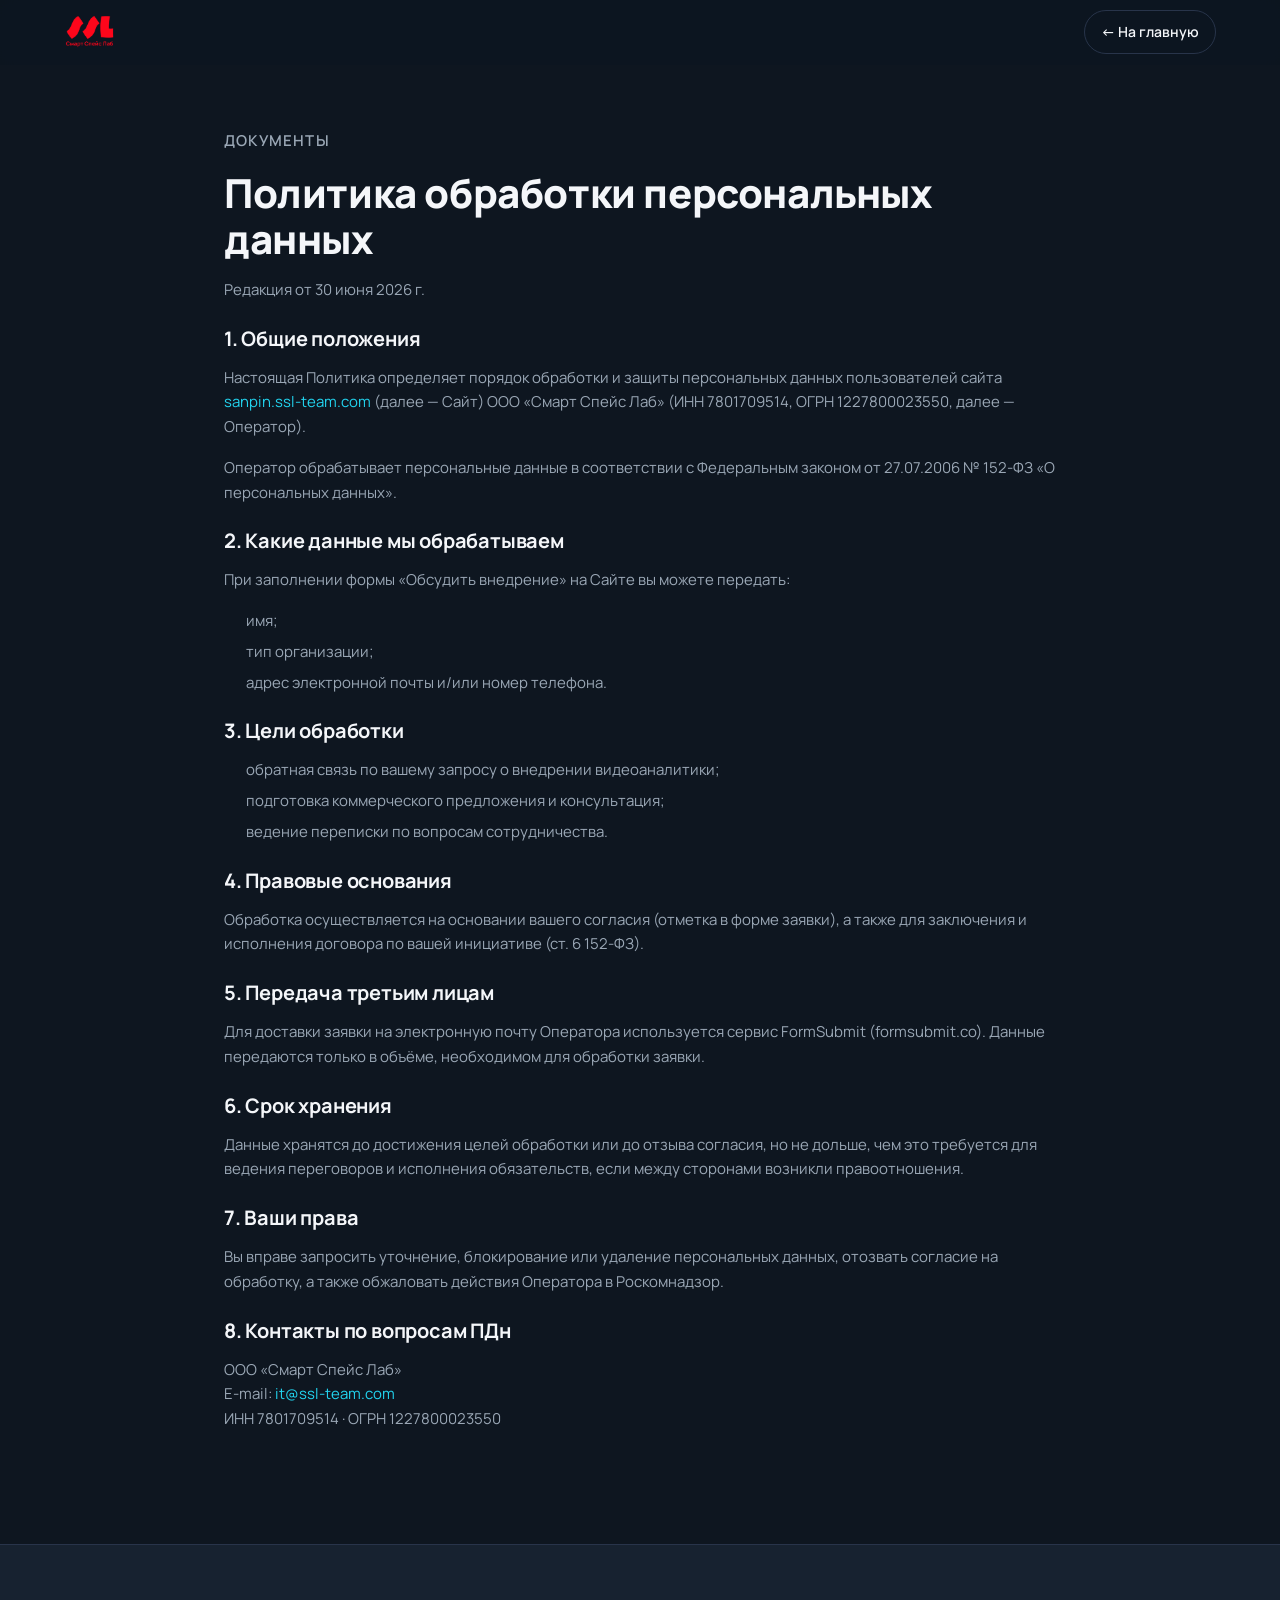
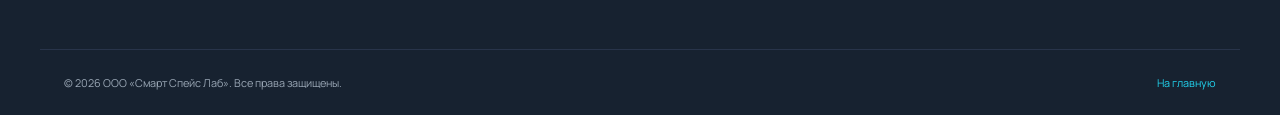
<file: politika.html>
<!doctype html>
<html lang="ru">
<head>
  <meta charset="utf-8" />
  <meta name="viewport" content="width=device-width, initial-scale=1, viewport-fit=cover" />
  <title>Политика обработки персональных данных — Смарт Спейс Лаб</title>
  <meta name="description" content="Политика обработки персональных данных ООО «Смарт Спейс Лаб»." />
  <meta name="robots" content="noindex, follow" />
  <link rel="icon" href="assets/img/favicon.svg" type="image/svg+xml" />
  <link rel="canonical" href="https://sanpin.ssl-team.com/politika.html" />
  <link rel="preconnect" href="https://fonts.googleapis.com" />
  <link rel="preconnect" href="https://fonts.gstatic.com" crossorigin />
  <link rel="stylesheet" href="https://fonts.googleapis.com/css2?family=Manrope:wght@400;600;700;800&display=swap" />
  <link rel="stylesheet" href="assets/css/style.css" />
</head>
<body>
  <a class="skip-link" href="#main">К содержимому</a>

  <header class="site-header">
    <div class="container site-header__row">
      <a class="brand" href="index.html" aria-label="ООО «Смарт Спейс Лаб» — на главную">
        <img src="assets/img/LOGO.png" alt="ООО «Смарт Спейс Лаб»" width="180" height="48" />
      </a>
      <a class="btn btn--ghost btn--sm" href="index.html">← На главную</a>
    </div>
  </header>

  <main id="main" class="legal-page">
    <div class="container container--narrow legal-prose">
      <p class="kicker">Документы</p>
      <h1>Политика обработки персональных данных</h1>
      <p class="legal-meta">Редакция от 30 июня 2026 г.</p>

      <h2>1. Общие положения</h2>
      <p>Настоящая Политика определяет порядок обработки и защиты персональных данных пользователей сайта <a href="https://sanpin.ssl-team.com/">sanpin.ssl-team.com</a> (далее — Сайт) ООО «Смарт Спейс Лаб» (ИНН 7801709514, ОГРН 1227800023550, далее — Оператор).</p>
      <p>Оператор обрабатывает персональные данные в соответствии с Федеральным законом от 27.07.2006 № 152-ФЗ «О персональных данных».</p>

      <h2>2. Какие данные мы обрабатываем</h2>
      <p>При заполнении формы «Обсудить внедрение» на Сайте вы можете передать:</p>
      <ul>
        <li>имя;</li>
        <li>тип организации;</li>
        <li>адрес электронной почты и/или номер телефона.</li>
      </ul>

      <h2>3. Цели обработки</h2>
      <ul>
        <li>обратная связь по вашему запросу о внедрении видеоаналитики;</li>
        <li>подготовка коммерческого предложения и консультация;</li>
        <li>ведение переписки по вопросам сотрудничества.</li>
      </ul>

      <h2>4. Правовые основания</h2>
      <p>Обработка осуществляется на основании вашего согласия (отметка в форме заявки), а также для заключения и исполнения договора по вашей инициативе (ст. 6 152-ФЗ).</p>

      <h2>5. Передача третьим лицам</h2>
      <p>Для доставки заявки на электронную почту Оператора используется сервис FormSubmit (formsubmit.co). Данные передаются только в объёме, необходимом для обработки заявки.</p>

      <h2>6. Срок хранения</h2>
      <p>Данные хранятся до достижения целей обработки или до отзыва согласия, но не дольше, чем это требуется для ведения переговоров и исполнения обязательств, если между сторонами возникли правоотношения.</p>

      <h2>7. Ваши права</h2>
      <p>Вы вправе запросить уточнение, блокирование или удаление персональных данных, отозвать согласие на обработку, а также обжаловать действия Оператора в Роскомнадзор.</p>

      <h2>8. Контакты по вопросам ПДн</h2>
      <p>
        ООО «Смарт Спейс Лаб»<br />
        E-mail: <a href="mailto:it@ssl-team.com">it@ssl-team.com</a><br />
        ИНН 7801709514 · ОГРН 1227800023550
      </p>
    </div>
  </main>

  <footer class="site-footer">
    <div class="container footer__bottom">
      <small>© 2026 ООО «Смарт Спейс Лаб». Все права защищены.</small>
      <small><a href="index.html">На главную</a></small>
    </div>
  </footer>
</body>
</html>
</file>
<file: assets/css/style.css>
/* ============================================================
   Видеоаналитика для СанПиН — базовый CSS
   Vanilla, mobile-first, без зависимостей
   ============================================================ */

/* -------- токены -------- */
:root {
  /* цвета */
  --bg: #0E1620;
  --surface: #172230;
  --surface-2: #1F2C3B;
  --border: #28344A;
  --text: #F4F6F9;
  --text-muted: #9AA7B5;
  --accent: #22D3EE;
  --accent-strong: #67E8F9;
  --accent-soft: rgba(34, 211, 238, 0.12);
  --success: #34D399;
  --warn: #F59E0B;
  --brand-red: #FE061B;

  /* токены отступов */
  --sp-1: 8px;
  --sp-2: 16px;
  --sp-3: 24px;
  --sp-4: 40px;
  --sp-5: 64px;
  --sp-6: 96px;

  /* радиусы */
  --r-sm: 8px;
  --r-md: 16px;
  --r-lg: 24px;

  /* тени */
  --shadow-soft: 0 12px 40px -16px rgba(0, 0, 0, .45);
  --shadow-card: 0 1px 0 rgba(255, 255, 255, .04) inset, 0 12px 40px -16px rgba(0, 0, 0, .45);

  /* типографика */
  --font-sans: "Manrope", system-ui, -apple-system, "Segoe UI", Roboto, sans-serif;
  --ease: cubic-bezier(0.2, 0.7, 0.2, 1);

  /* контейнер */
  --container: 1200px;
  --gutter: 24px;

  /* фоновые фото */
  --bg-photo-filter: saturate(1.32) brightness(1.14) contrast(1.06);
  --bg-text-shadow: 0 1px 10px rgba(14, 22, 32, .92), 0 4px 22px rgba(14, 22, 32, .58);
}

/* -------- reset / база -------- */
*, *::before, *::after { box-sizing: border-box; }
html { -webkit-text-size-adjust: 100%; scroll-behavior: smooth; }
body {
  margin: 0;
  font-family: var(--font-sans);
  font-size: 18px;
  line-height: 1.6;
  color: var(--text);
  background: var(--bg);
  -webkit-font-smoothing: antialiased;
  -moz-osx-font-smoothing: grayscale;
}
img, svg { display: block; max-width: 100%; }
a { color: var(--accent); text-decoration: none; transition: color 200ms var(--ease); }
a:hover { color: var(--accent-strong); }
button { font: inherit; cursor: pointer; }
h1, h2, h3, h4 { margin: 0; line-height: 1.15; letter-spacing: -0.01em; }
p { margin: 0; }
ul, ol { margin: 0; padding: 0; list-style: none; }
:focus-visible {
  outline: 2px solid var(--accent);
  outline-offset: 3px;
  border-radius: 6px;
}

.sr-only {
  position: absolute; width: 1px; height: 1px; padding: 0; margin: -1px;
  overflow: hidden; clip: rect(0,0,0,0); white-space: nowrap; border: 0;
}
.skip-link {
  position: absolute; top: -100px; left: var(--sp-2);
  background: var(--accent); color: var(--bg);
  padding: var(--sp-1) var(--sp-2); border-radius: var(--r-sm);
  z-index: 1000; font-weight: 600;
}
.skip-link:focus { top: var(--sp-2); }

.container {
  width: 100%;
  max-width: var(--container);
  margin-inline: auto;
  padding-inline: var(--gutter);
}
.container--narrow { max-width: 880px; }

/* -------- типографика -------- */
.kicker {
  font-size: 14px;
  font-weight: 600;
  text-transform: uppercase;
  letter-spacing: 0.08em;
  color: var(--accent);
  margin-bottom: var(--sp-2);
}
.accent { color: var(--accent); }
.warn { color: var(--warn); }

.section__title {
  font-size: clamp(28px, 4vw, 44px);
  font-weight: 700;
  margin-bottom: var(--sp-2);
}
.section__lede {
  color: var(--text-muted);
  max-width: 60ch;
  font-size: 18px;
}
.section__head { margin-bottom: var(--sp-4); max-width: 720px; }

/* -------- кнопки -------- */
.btn {
  display: inline-flex; align-items: center; justify-content: center;
  padding: 14px 22px;
  border-radius: 999px;
  font-weight: 600;
  font-size: 16px;
  border: 1px solid transparent;
  transition: background 200ms var(--ease), border-color 200ms var(--ease), color 200ms var(--ease), transform 200ms var(--ease);
  white-space: nowrap;
}
.btn--primary { background: var(--accent); color: #062028; }
.btn--primary:hover { background: var(--accent-strong); color: #062028; }
.btn:disabled {
  opacity: 0.65;
  cursor: not-allowed;
  transform: none;
}
.btn--ghost { background: transparent; color: var(--text); border-color: var(--border); }
.btn--ghost:hover { border-color: var(--accent); color: var(--accent); }
.btn--sm { padding: 10px 16px; font-size: 14px; }
.btn--lg { padding: 18px 28px; font-size: 18px; }

/* -------- шапка -------- */
.site-header {
  position: sticky; top: 0; z-index: 50;
  background: rgba(14, 22, 32, 0.7);
  backdrop-filter: saturate(140%) blur(10px);
  -webkit-backdrop-filter: saturate(140%) blur(10px);
  border-bottom: 1px solid transparent;
  transition: border-color 200ms var(--ease);
}
.site-header.is-scrolled { border-bottom-color: var(--border); }
.site-header__row {
  display: flex; align-items: center; justify-content: space-between;
  height: 64px; gap: var(--sp-3);
}
.brand img { height: 32px; width: auto; }

.nav { display: flex; align-items: center; }
.nav__list {
  display: none;
  gap: var(--sp-3);
  align-items: center;
}
.nav__list a {
  color: var(--text-muted);
  font-size: 15px; font-weight: 500;
  padding: 6px 0;
}
.nav__list a:hover, .nav__list a.is-active { color: var(--text); }
.nav__toggle {
  display: inline-flex; align-items: center; justify-content: center;
  width: 40px; height: 40px;
  background: transparent; border: 1px solid var(--border);
  border-radius: var(--r-sm); color: var(--text);
}
.nav__bars {
  position: relative; width: 18px; height: 2px; background: currentColor;
}
.nav__bars::before, .nav__bars::after {
  content: ""; position: absolute; left: 0; width: 18px; height: 2px; background: currentColor;
}
.nav__bars::before { top: -6px; }
.nav__bars::after { top: 6px; }

@media (min-width: 960px) {
  .nav__list { display: flex; }
  .nav__toggle { display: none; }
}

/* мобильное меню */
.nav.is-open .nav__list {
  display: flex; flex-direction: column; align-items: stretch;
  position: absolute; top: 64px; left: 0; right: 0;
  padding: var(--sp-3);
  background: var(--surface);
  border-bottom: 1px solid var(--border);
  gap: var(--sp-1);
}
.nav.is-open .nav__list a {
  padding: var(--sp-2);
  border-radius: var(--r-sm);
}
.nav.is-open .nav__list a:hover { background: var(--surface-2); }

/* -------- HERO -------- */
.hero {
  position: relative;
  padding: var(--sp-5) 0 var(--sp-6);
  overflow: hidden;
  isolation: isolate;
  background-color: var(--bg);
}
.hero::before {
  content: ""; position: absolute; inset: 0;
  background:
    linear-gradient(105deg, rgba(14,22,32,.78) 0%, rgba(14,22,32,.5) 40%, rgba(14,22,32,.16) 68%, rgba(14,22,32,.24) 100%),
    linear-gradient(180deg, rgba(14,22,32,.12) 0%, transparent 52%, rgba(14,22,32,.34) 100%);
  pointer-events: none;
  z-index: -1;
}
.hero__grid {
  position: relative;
  display: grid; gap: var(--sp-5);
  grid-template-columns: 1fr;
  align-items: center;
}
.hero__title {
  font-size: clamp(40px, 6vw, 72px);
  font-weight: 800;
  letter-spacing: -0.02em;
}
.hero__lede {
  margin-top: var(--sp-3);
  color: var(--text-muted);
  font-size: clamp(17px, 1.6vw, 20px);
  max-width: 56ch;
}
.hero__cta { margin-top: var(--sp-3); display: flex; flex-wrap: wrap; gap: var(--sp-2); }
.hero__audience-wrap { margin-top: var(--sp-3); }
.hero__audience-label {
  margin: 0 0 10px;
  font-size: 13px;
  font-weight: 600;
  letter-spacing: 0.08em;
  text-transform: uppercase;
  color: var(--text-muted);
}
.hero__audience {
  margin: 0;
  padding: 0;
  list-style: none;
  display: flex;
  flex-wrap: wrap;
  gap: 10px;
}
.hero__audience-item {
  padding: 10px 18px;
  border-radius: 999px;
  border: 1px solid rgba(34, 211, 238, 0.45);
  background: rgba(34, 211, 238, 0.14);
  color: var(--text);
  font-size: 15px;
  font-weight: 600;
  line-height: 1.2;
}
.hero__content .kicker,
.hero__content .hero__title,
.hero__content .hero__lede,
.hero__content .hero__audience-label,
.hero__content .hero__audience-item {
  text-shadow: var(--bg-text-shadow);
}

.hero::after {
  content: "";
  position: absolute; inset: 0;
  background-image: url("../img/bg-01.png");
  background-size: cover;
  background-position: center 35%;
  background-repeat: no-repeat;
  filter: var(--bg-photo-filter);
  z-index: -2;
}
.hero__card {
  position: relative; z-index: 1;
  background: var(--surface);
  border: 1px solid var(--border);
  border-radius: var(--r-lg);
  padding: var(--sp-3);
  box-shadow: var(--shadow-card);
}
.hero__card-head {
  display: flex; align-items: center; gap: var(--sp-1);
  font-size: 14px; color: var(--text-muted);
  padding-bottom: var(--sp-2);
  border-bottom: 1px solid var(--border);
  margin-bottom: var(--sp-2);
}
.hero__card-head .hero__card-title { color: var(--text); font-weight: 600; flex: 1; }
.hero__card-head .hero__card-time { font-variant-numeric: tabular-nums; }
.hero__card-grid {
  display: grid; grid-template-columns: repeat(2, 1fr); gap: var(--sp-2);
  margin-bottom: var(--sp-2);
}
.hero__card-grid .tile {
  background: var(--surface-2);
  border: 1px solid var(--border);
  border-radius: var(--r-sm);
  padding: var(--sp-2);
  display: flex; flex-direction: column; gap: 4px;
}
.hero__card-grid .tile strong {
  font-size: 22px; font-weight: 700; font-variant-numeric: tabular-nums;
}
.hero__events { display: grid; gap: 6px; font-size: 14px; color: var(--text-muted); }
.hero__events li { display: flex; align-items: center; gap: 8px; }
.dot { width: 8px; height: 8px; border-radius: 50%; display: inline-block; }
.dot--ok { background: var(--success); box-shadow: 0 0 0 4px rgba(52,211,153,.12); }
.dot--warn { background: var(--warn); box-shadow: 0 0 0 4px rgba(245,158,11,.16); }
.dot--muted { background: var(--text-muted); opacity: 0.55; }

.hero__glow {
  position: absolute; inset: -40px -20px auto auto;
  width: 320px; height: 320px;
  background: radial-gradient(closest-side, var(--accent-soft), transparent);
  filter: blur(10px);
  z-index: 0;
}

@media (min-width: 960px) {
  .hero { padding: var(--sp-6) 0; }
  .hero__grid { grid-template-columns: 1.1fr 1fr; gap: var(--sp-5); }
}

/* -------- секции -------- */
.section {
  position: relative;
  padding: var(--sp-6) 0;
}
.section--bg {
  isolation: isolate;
  background-color: var(--bg);
  position: relative;
  overflow: hidden;
}
.section--bg::before {
  content: "";
  position: absolute; inset: 0;
  background-image: url("../img/bg-02.png");
  background-size: cover;
  background-position: center;
  background-repeat: no-repeat;
  filter: var(--bg-photo-filter);
  z-index: -2;
}
.section--bg::after {
  content: "";
  position: absolute; inset: 0;
  background:
    linear-gradient(180deg, rgba(14,22,32,.42) 0%, rgba(14,22,32,.28) 50%, rgba(14,22,32,.42) 100%);
  pointer-events: none;
  z-index: -1;
}
.section--bg > .container { position: relative; z-index: 1; }
.section--bg .section__head .kicker,
.section--bg .section__head .section__title,
.section--bg .section__head .section__lede,
.section--bg .det-group-title,
.section--bg .admin__group {
  text-shadow: var(--bg-text-shadow);
}
.section--bg-5::before {
  background-image: url("../img/bg-05.png");
}
.section--bg-7::before {
  background-image: url("../img/bg-07.png");
}
.section--bg-9::before {
  background-image: url("../img/bg-09.png");
}
.section--alt { background: linear-gradient(180deg, transparent, var(--surface) 30%, var(--surface) 70%, transparent); }
.section--cta {
  padding: var(--sp-6) 0;
  background:
    radial-gradient(800px 500px at 50% 0%, var(--accent-soft), transparent 60%),
    var(--bg);
}

.cards {
  display: grid; gap: var(--sp-2);
  grid-template-columns: 1fr;
}
@media (min-width: 640px) { .cards--4 { grid-template-columns: repeat(2, 1fr); } }
@media (min-width: 960px) { .cards--4 { grid-template-columns: repeat(4, 1fr); } }

.card {
  background: var(--surface);
  border: 1px solid var(--border);
  border-radius: var(--r-md);
  padding: var(--sp-3);
  transition: transform 250ms var(--ease), border-color 250ms var(--ease);
}
.card:hover { transform: translateY(-2px); border-color: var(--accent); }
.card__icon {
  width: 44px; height: 44px;
  display: inline-flex; align-items: center; justify-content: center;
  border-radius: var(--r-sm);
  background: var(--accent-soft);
  color: var(--accent);
  margin-bottom: var(--sp-2);
}
.card__icon svg { width: 24px; height: 24px; }
.card h3 { font-size: 18px; font-weight: 700; margin-bottom: 6px; }
.card p { color: var(--text-muted); font-size: 15px; line-height: 1.55; }

/* -------- solution / architecture -------- */
.solution-arch {
  display: grid;
  gap: var(--sp-3);
}

.solution-arch__board {
  display: grid;
  gap: var(--sp-3);
  padding: var(--sp-2) 0;
}

@media (min-width: 960px) {
  .solution-arch__board {
    grid-template-columns: 1.15fr auto 1fr;
    align-items: stretch;
    gap: var(--sp-3);
    padding: var(--sp-2) 0;
    min-height: 380px;
  }
}

.solution-arch__zone {
  display: flex;
  flex-direction: column;
  gap: var(--sp-2);
  padding: var(--sp-2);
  border-radius: var(--r-md);
  background: rgba(23, 34, 48, .28);
}

.solution-arch__zone--local {
  background:
    radial-gradient(600px 280px at 20% 0%, rgba(34, 211, 238, .06), transparent 60%),
    rgba(23, 34, 48, .32);
}

.solution-arch__zone--team {
  background: rgba(23, 34, 48, .22);
}

.solution-arch__zone-label {
  margin: 0;
  font-size: 12px;
  font-weight: 700;
  text-transform: uppercase;
  letter-spacing: 0.1em;
  color: var(--accent);
}

.solution-arch__track {
  display: grid;
  gap: var(--sp-2);
  grid-template-columns: 1fr;
  flex: 1;
  align-content: center;
}

@media (min-width: 640px) {
  .solution-arch__track {
    grid-template-columns: 1fr auto 1fr;
    align-items: start;
    gap: var(--sp-1);
  }
}

.solution-arch__node {
  display: flex;
  flex-direction: column;
  align-items: center;
  text-align: center;
  gap: 12px;
  padding: var(--sp-2) var(--sp-1);
  height: 100%;
}

.solution-arch__illus {
  width: min(100%, 180px);
  height: 96px;
  flex-shrink: 0;
  display: flex;
  align-items: flex-start;
  justify-content: center;
  overflow: visible;
}

.solution-arch__illus svg {
  width: 100%;
  height: 96px;
  display: block;
}

.solution-arch__title {
  margin: 0;
  font-size: clamp(18px, 2vw, 22px);
  font-weight: 700;
  line-height: 1.2;
}

.solution-arch__desc {
  margin: 0;
  max-width: 28ch;
  font-size: 15px;
  line-height: 1.55;
  color: var(--text-muted);
}

.solution-arch__arrow--inline {
  display: none;
  color: var(--accent);
  opacity: 0.65;
}

.solution-arch__arrow--inline svg {
  width: 40px;
  height: 20px;
}

@media (min-width: 640px) {
  .solution-arch__arrow--inline { display: block; }
}

.solution-arch__bridge {
  display: flex;
  flex-direction: column;
  align-items: center;
  justify-content: center;
  gap: 8px;
  padding: var(--sp-1) 0;
  color: var(--accent);
  opacity: 0.75;
}

.solution-arch__bridge-label {
  font-size: 11px;
  font-weight: 700;
  text-transform: uppercase;
  letter-spacing: 0.08em;
  color: var(--text-muted);
  text-align: center;
  max-width: 12ch;
}

.solution-arch__bridge-arrow {
  width: 24px;
  height: 48px;
}

@media (min-width: 960px) {
  .solution-arch__bridge {
    padding: 0 var(--sp-1);
  }

  .solution-arch__bridge-arrow {
    width: 48px;
    height: 24px;
    transform: rotate(-90deg);
  }

  .solution-arch__bridge-label {
    max-width: none;
    white-space: nowrap;
  }
}

/* -------- detections -------- */
.detections {
  display: grid; gap: var(--sp-2);
  grid-template-columns: 1fr;
}
@media (min-width: 640px) { .detections { grid-template-columns: repeat(2, 1fr); } }
@media (min-width: 960px) { .detections { grid-template-columns: repeat(4, 1fr); } }
.det {
  background: var(--surface);
  border: 1px solid var(--border);
  border-radius: var(--r-md);
  padding: var(--sp-3);
  transition: transform 250ms var(--ease), border-color 250ms var(--ease);
}
.det:hover { transform: translateY(-2px); border-color: var(--accent); }
.det__icon {
  width: 44px; height: 44px;
  display: inline-flex; align-items: center; justify-content: center;
  border-radius: var(--r-sm);
  background: var(--accent-soft);
  color: var(--accent);
  margin-bottom: var(--sp-2);
}
.det__icon svg { width: 24px; height: 24px; }
.det h3 { font-size: 17px; font-weight: 700; margin-bottom: 4px; }
.det p { color: var(--text-muted); font-size: 14px; line-height: 1.5; }
.det-group-title {
  font-size: 14px; font-weight: 600;
  text-transform: uppercase; letter-spacing: 0.08em;
  color: var(--text-muted);
  margin: var(--sp-4) 0 var(--sp-2);
}
.det-group-title:first-of-type { margin-top: var(--sp-4); }

/* -------- admin -------- */
.admin-react {
  display: grid;
  gap: var(--sp-3);
  grid-template-columns: 1fr;
  background: var(--surface);
  border: 1px solid rgba(34, 211, 238, 0.35);
  border-radius: var(--r-lg);
  padding: var(--sp-3);
  margin-bottom: var(--sp-4);
  width: 100%;
}
@media (min-width: 768px) {
  .admin-react {
    width: 50%;
    max-width: 50%;
  }
}
@media (min-width: 640px) {
  .admin-react { grid-template-columns: auto 1fr; align-items: start; }
}
.admin-react__badge {
  width: 56px;
  height: 56px;
  display: flex;
  align-items: center;
  justify-content: center;
  border-radius: var(--r-md);
  background: rgba(34, 211, 238, 0.12);
  color: var(--accent);
}
.admin-react__badge svg { width: 28px; height: 28px; }
.admin-react__title { font-size: 20px; font-weight: 700; margin: 0 0 8px; }
.admin-react__text {
  color: var(--text-muted);
  margin: 0 0 var(--sp-2);
  font-size: 15px;
  line-height: 1.55;
}
.admin-react__list {
  margin: 0;
  padding-left: 1.2em;
  display: grid;
  gap: 6px;
  font-size: 15px;
  line-height: 1.5;
}

.admin__grid {
  display: grid; gap: var(--sp-2);
  grid-template-columns: 1fr;
  margin-bottom: var(--sp-4);
}
@media (min-width: 640px) { .admin__grid { grid-template-columns: repeat(3, 1fr); } }
@media (min-width: 640px) { .admin__grid--2 { grid-template-columns: repeat(2, 1fr); } }
.admin__group {
  font-size: 14px; font-weight: 600;
  text-transform: uppercase; letter-spacing: 0.08em;
  color: var(--text-muted);
  margin: 0 0 var(--sp-2);
}
.role {
  background: var(--surface);
  border: 1px solid var(--border);
  border-radius: var(--r-md);
  padding: var(--sp-3);
  transition: transform 250ms var(--ease), border-color 250ms var(--ease);
}
.role:hover { transform: translateY(-2px); border-color: var(--accent); }
.role__name { font-size: 18px; font-weight: 700; margin-bottom: 6px; }
.role__desc { color: var(--text-muted); font-size: 15px; line-height: 1.55; }

.admin__subhead {
  display: flex; align-items: center; justify-content: space-between; gap: var(--sp-2);
  flex-wrap: wrap;
  margin: var(--sp-3) 0 var(--sp-2);
}
.admin__subhead h3 { font-size: 18px; font-weight: 700; margin: 0; }
.admin__hint { color: var(--text-muted); font-size: 14px; margin: 0; }
.admin__hint--block { margin: 0 0 var(--sp-2); }

.table-wrap {
  background: var(--surface);
  border: 1px solid var(--border);
  border-radius: var(--r-md);
  overflow: hidden;
}
.table { width: 100%; border-collapse: collapse; font-size: 15px; }
.table th, .table td {
  text-align: left;
  padding: 14px 16px;
  border-bottom: 1px solid var(--border);
}
.table th {
  color: var(--text-muted);
  font-size: 13px; font-weight: 600;
  text-transform: uppercase; letter-spacing: 0.06em;
  background: var(--surface-2);
}
.table tbody tr:last-child td { border-bottom: 0; }
.table tbody tr:hover { background: var(--surface-2); }

.badge {
  display: inline-flex; align-items: center;
  padding: 3px 10px; border-radius: 999px;
  font-size: 13px; font-weight: 600;
}
.badge--ok { background: rgba(52,211,153,.14); color: var(--success); }
.badge--warn { background: rgba(254, 6, 27, 0.16); color: var(--brand-red); }

.admin__cameras { margin-top: var(--sp-2); }

.admin__roles {
  margin-top: var(--sp-5);
  padding-top: var(--sp-4);
}
.admin__roles .admin__grid { margin-bottom: 0; }
.cam-list {
  display: grid; gap: var(--sp-1);
  grid-template-columns: 1fr;
}
@media (min-width: 640px) { .cam-list { grid-template-columns: repeat(2, 1fr); } }
@media (min-width: 960px) { .cam-list { grid-template-columns: repeat(3, 1fr); } }
.cam {
  display: grid;
  grid-template-columns: auto 1fr auto;
  gap: var(--sp-2);
  align-items: center;
  background: var(--surface);
  border: 1px solid var(--border);
  border-radius: var(--r-md);
  padding: var(--sp-2) var(--sp-3);
  transition: border-color 200ms var(--ease);
}
.cam:hover { border-color: var(--accent); }
.cam--draft {
  border-style: dashed;
  border-color: var(--border);
  background: var(--surface-2);
}
.cam--draft:hover { border-color: var(--border); }
.cam--draft .cam__id {
  color: var(--text-muted);
  background: rgba(154, 167, 181, 0.14);
}
.cam--draft .cam__zone { color: var(--text); }
.cam--draft .cam__state { color: var(--text-muted); opacity: 0.85; }
.cam__id {
  font-family: ui-monospace, SFMono-Regular, Menlo, Consolas, monospace;
  font-size: 13px; font-weight: 600;
  color: var(--accent);
  background: var(--accent-soft);
  padding: 4px 8px; border-radius: var(--r-sm);
}
.cam__zone { font-size: 15px; font-weight: 600; }
.cam__state { display: inline-flex; align-items: center; gap: 8px; color: var(--text-muted); font-size: 14px; }

/* -------- stages -------- */
.stages {
  display: grid; gap: var(--sp-2);
  grid-template-columns: 1fr;
  counter-reset: st;
}
.stages--4 { }
@media (min-width: 640px) { .stages--4 { grid-template-columns: repeat(2, 1fr); } }
@media (min-width: 960px) { .stages--4 { grid-template-columns: repeat(4, 1fr); } }
.stage {
  position: relative;
  background: var(--surface);
  border: 1px solid var(--border);
  border-radius: var(--r-md);
  padding: var(--sp-3);
  transition: border-color 200ms var(--ease), transform 200ms var(--ease);
}
.stage:hover { border-color: var(--accent); transform: translateY(-2px); }
.stage__num {
  display: inline-block;
  font-size: 14px; font-weight: 700; color: var(--accent);
  letter-spacing: 0.08em;
  font-variant-numeric: tabular-nums;
  margin-bottom: var(--sp-1);
}
.stage h3 { font-size: 18px; font-weight: 700; margin-bottom: 6px; }
.stage p { color: var(--text-muted); font-size: 14px; line-height: 1.55; }

.stages__notes {
  display: grid; gap: var(--sp-2);
  grid-template-columns: 1fr;
  margin-top: var(--sp-4);
}
@media (min-width: 640px) { .stages__notes { grid-template-columns: repeat(3, 1fr); } }
.stages__note {
  display: flex; flex-direction: column; gap: 6px;
  background: var(--surface);
  border: 1px solid var(--border);
  border-radius: var(--r-md);
  padding: var(--sp-2) var(--sp-3);
  transition: border-color 200ms var(--ease);
}
.stages__note:hover { border-color: var(--accent); }
.stages__note-label {
  font-size: 12px; font-weight: 600;
  text-transform: uppercase; letter-spacing: 0.08em;
  color: var(--text-muted);
}
.stages__note-val {
  font-size: 20px; font-weight: 700;
  color: var(--text);
  font-variant-numeric: tabular-nums;
  line-height: 1.2;
}
.stages__note--accent { border-color: var(--accent); background: var(--accent-soft); }
.stages__note--accent .stages__note-val { color: var(--accent); }
.stages__note--accent .stages__note-label { color: var(--accent); }

/* -------- cases -------- */
.cases {
  display: grid; gap: var(--sp-2);
  grid-template-columns: 1fr;
}
@media (min-width: 640px) { .cases { grid-template-columns: repeat(2, 1fr); } }
@media (min-width: 960px) { .cases { grid-template-columns: repeat(3, 1fr); } }
.case {
  background: var(--surface);
  border: 1px solid var(--border);
  border-radius: var(--r-md);
  padding: var(--sp-3);
  position: relative;
}
.case::before {
  content: ""; position: absolute; left: 0; top: 16px; bottom: 16px; width: 3px;
  background: var(--accent); border-radius: 0 3px 3px 0;
}
.case__metric { margin: 0 0 var(--sp-2); display: flex; align-items: baseline; gap: 6px; flex-wrap: wrap; }
.case__num { font-size: 32px; font-weight: 800; font-variant-numeric: tabular-nums; }
.case__num--muted { color: var(--text-muted); }
.case h3 { font-size: 17px; font-weight: 700; margin-bottom: 6px; }
.case__src { color: var(--text-muted); font-size: 13px; }

/* -------- case feature -------- */
.case-feature {
  display: grid;
  gap: var(--sp-3);
  grid-template-columns: 1fr;
  align-items: start;
}
@media (min-width: 960px) {
  .case-feature { grid-template-columns: 1.1fr 1fr; gap: var(--sp-4); }
}

.case-feature__main {
  background: var(--surface);
  border: 1px solid var(--border);
  border-radius: var(--r-lg);
  padding: var(--sp-3);
  box-shadow: var(--shadow-card);
}
.case-feature__logo {
  max-width: 180px;
  height: auto;
  margin-bottom: var(--sp-3);
  background: #fff;
  border-radius: var(--r-sm);
  padding: 10px 14px;
}

.case-feature__metrics {
  display: grid;
  gap: var(--sp-2);
  grid-template-columns: 1fr;
  margin: 0 0 var(--sp-3);
}
@media (min-width: 640px) { .case-feature__metrics { grid-template-columns: repeat(3, 1fr); } }
.case-feature__metrics li {
  background: var(--surface-2);
  border: 1px solid var(--border);
  border-radius: var(--r-md);
  padding: var(--sp-2) var(--sp-3);
  display: flex; flex-direction: column; gap: 4px;
}
.case-feature__num {
  font-size: clamp(28px, 3.4vw, 36px);
  font-weight: 800;
  font-variant-numeric: tabular-nums;
  color: var(--accent);
  line-height: 1;
}
.case-feature__label {
  color: var(--text-muted);
  font-size: 14px;
  line-height: 1.4;
}

.case-feature__quote {
  position: relative;
  margin: 0;
  padding: var(--sp-2) var(--sp-3);
  border-left: 3px solid var(--accent);
  background: var(--accent-soft);
  border-radius: 0 var(--r-sm) var(--r-sm) 0;
  font-size: 16px;
  line-height: 1.55;
  color: var(--text);
}
.case-feature__quote-src {
  margin: 8px 0 0;
  color: var(--text-muted);
  font-size: 13px;
}

.case-feature__media {
  display: grid;
  gap: var(--sp-1);
  grid-template-columns: repeat(2, 1fr);
}
.case-media {
  margin: 0;
  background: var(--surface);
  border: 1px solid var(--border);
  border-radius: var(--r-md);
  overflow: hidden;
  transition: border-color 200ms var(--ease), transform 200ms var(--ease);
}
.case-media:hover { border-color: var(--accent); transform: translateY(-2px); }
.case-media img {
  display: block; width: 100%; height: 100%;
  object-fit: cover;
  aspect-ratio: 4 / 3;
  background: var(--surface-2);
}
.case-media--wide { grid-column: 1 / -1; }
.case-media--wide img { aspect-ratio: 16 / 8; }
.case-media--telegram { overflow: hidden; }
.case-media--telegram img {
  aspect-ratio: auto;
  width: 100%;
  height: 320px;
  object-fit: cover;
  object-position: top;
}
.case-media figcaption {
  padding: 8px 12px;
  font-size: 12px;
  color: var(--text-muted);
  background: var(--surface-2);
  border-top: 1px solid var(--border);
}

.case-card {
  background: var(--surface);
  border: 1px solid var(--border);
  border-radius: var(--r-md);
  padding: var(--sp-2) var(--sp-3);
  display: flex; flex-direction: column; justify-content: center; gap: 6px;
  transition: border-color 200ms var(--ease), transform 200ms var(--ease);
}
.case-card:hover { border-color: var(--accent); transform: translateY(-2px); }
.case-card__title {
  font-size: 14px; font-weight: 700;
  text-transform: uppercase; letter-spacing: 0.06em;
  color: var(--accent);
  margin: 0;
}
.case-card__text {
  margin: 0;
  font-size: 14px; line-height: 1.5;
  color: var(--text);
}

.case-press {
  margin-top: var(--sp-2);
  padding-top: var(--sp-2);
  border-top: 1px solid var(--border);
}
.case-press--inline {
  display: flex;
  flex-wrap: wrap;
  align-items: center;
  gap: 8px 10px;
}
.case-press__label {
  margin: 0;
  font-size: 12px;
  font-weight: 600;
  letter-spacing: 0.06em;
  text-transform: uppercase;
  color: var(--text-muted);
  white-space: nowrap;
}
.case-press__list {
  margin: 0;
  padding: 0;
  list-style: none;
  display: flex;
  flex-wrap: wrap;
  gap: 6px;
  flex: 1 1 200px;
}
.case-press__chip {
  display: inline-flex;
  align-items: center;
  gap: 5px;
  padding: 5px 10px;
  border-radius: 999px;
  border: 1px solid var(--border);
  background: var(--surface-2);
  color: var(--text);
  font-size: 12px;
  font-weight: 600;
  line-height: 1;
  text-decoration: none;
  transition: border-color 200ms var(--ease), background 200ms var(--ease), color 200ms var(--ease);
}
.case-press__chip:hover {
  border-color: var(--accent);
  background: var(--accent-soft);
  color: var(--accent-strong);
}
.case-press__icon {
  width: 16px;
  height: 16px;
  flex-shrink: 0;
  color: var(--text-muted);
  transition: color 200ms var(--ease);
}
.case-press__chip:hover .case-press__icon { color: var(--accent); }
.case-press__icon--vk { color: #4d91cb; }
.case-press__chip--vk:hover .case-press__icon--vk { color: #0077ff; }

.case-functions {
  margin-top: var(--sp-4);
}
.case-functions__title {
  font-size: 14px; font-weight: 600;
  text-transform: uppercase; letter-spacing: 0.08em;
  color: var(--text-muted);
  margin: 0 0 var(--sp-2);
}
.case-functions__list {
  display: grid; gap: var(--sp-2);
  grid-template-columns: 1fr;
}
@media (min-width: 640px) { .case-functions__list { grid-template-columns: repeat(2, 1fr); } }
@media (min-width: 960px) { .case-functions__list { grid-template-columns: repeat(4, 1fr); } }
.case-functions__list li {
  background: var(--surface);
  border: 1px solid var(--border);
  border-radius: var(--r-md);
  padding: var(--sp-3);
  display: flex; flex-direction: column; gap: 6px;
  transition: border-color 200ms var(--ease), transform 200ms var(--ease);
}
.case-functions__list li:hover { border-color: var(--accent); transform: translateY(-2px); }
.case-functions__list h4 {
  font-size: 16px; font-weight: 700;
  margin: 0;
  color: var(--text);
}
.case-functions__list p {
  margin: 0;
  font-size: 14px; line-height: 1.5;
  color: var(--text-muted);
}

.case-audience {
  margin-top: var(--sp-4);
  background: var(--surface);
  border: 1px solid var(--border);
  border-radius: var(--r-md);
  padding: var(--sp-3);
}
.case-audience__title {
  font-size: 14px; font-weight: 600;
  text-transform: uppercase; letter-spacing: 0.08em;
  color: var(--text-muted);
  margin: 0 0 var(--sp-2);
}
.case-audience__list {
  display: grid; gap: 8px;
  grid-template-columns: 1fr;
}
@media (min-width: 640px) { .case-audience__list { grid-template-columns: repeat(3, 1fr); } }
.case-audience__list li {
  position: relative;
  padding-left: 18px;
  font-size: 15px;
  color: var(--text);
}
.case-audience__list li::before {
  content: ""; position: absolute; left: 0; top: 9px;
  width: 6px; height: 6px; border-radius: 50%;
  background: var(--accent);
}

/* -------- integrations -------- */
.integrations {
  display: grid; gap: var(--sp-1);
  grid-template-columns: repeat(2, 1fr);
}
@media (min-width: 640px) { .integrations { grid-template-columns: repeat(4, 1fr); } }
@media (min-width: 960px) { .integrations { grid-template-columns: repeat(8, 1fr); } }
.integrations li {
  text-align: center;
  background: var(--surface);
  border: 1px solid var(--border);
  border-radius: var(--r-sm);
  padding: var(--sp-2) var(--sp-1);
  font-size: 13px; font-weight: 600; color: var(--text-muted);
  transition: color 200ms var(--ease), border-color 200ms var(--ease);
}
.integrations li:hover { color: var(--text); border-color: var(--accent); }

/* -------- pricing -------- */
.pricing {
  display: grid; gap: var(--sp-2);
  grid-template-columns: 1fr;
}
@media (min-width: 960px) { .pricing { grid-template-columns: repeat(3, 1fr); align-items: stretch; } }
.price {
  position: relative;
  background: var(--surface);
  border: 1px solid var(--border);
  border-radius: var(--r-md);
  padding: var(--sp-3);
  display: flex; flex-direction: column; gap: var(--sp-2);
}
.price--featured { border-color: var(--accent); box-shadow: 0 0 0 1px var(--accent), var(--shadow-card); }
.price__badge {
  position: absolute; top: -12px; right: var(--sp-3);
  background: var(--accent); color: #062028;
  font-size: 12px; font-weight: 700; padding: 4px 10px; border-radius: 999px;
}
.price h3 { font-size: 20px; font-weight: 700; }
.price__sum { display: flex; align-items: baseline; gap: 6px; }
.price__val { font-size: 32px; font-weight: 800; font-variant-numeric: tabular-nums; }
.price__unit { color: var(--text-muted); font-size: 14px; }
.price__list { display: grid; gap: 6px; color: var(--text-muted); font-size: 15px; flex: 1; }
.price__list li { position: relative; padding-left: 18px; }
.price__list li::before {
  content: ""; position: absolute; left: 0; top: 9px;
  width: 6px; height: 6px; border-radius: 50%; background: var(--accent);
}
.price .btn { align-self: stretch; }

/* -------- faq -------- */
.faq { display: grid; gap: var(--sp-1); }
.faq details {
  background: var(--surface);
  border: 1px solid var(--border);
  border-radius: var(--r-sm);
  padding: var(--sp-2) var(--sp-3);
  transition: border-color 200ms var(--ease);
}
.faq details[open] { border-color: var(--accent); }
.faq summary {
  cursor: pointer; font-weight: 600; font-size: 17px;
  list-style: none; display: flex; align-items: center; justify-content: space-between; gap: var(--sp-2);
}
.faq summary::-webkit-details-marker { display: none; }
.faq summary::after {
  content: "+"; color: var(--accent); font-size: 22px; line-height: 1; transition: transform 200ms var(--ease);
}
.faq details[open] summary::after { content: "−"; }
.faq details p { padding-top: var(--sp-2); color: var(--text-muted); font-size: 16px; }

/* -------- cta / form -------- */
.cta { text-align: left; }
.form {
  display: grid; gap: var(--sp-2);
  margin-top: var(--sp-3);
  background: var(--surface);
  border: 1px solid var(--border);
  border-radius: var(--r-lg);
  padding: var(--sp-3);
  box-shadow: var(--shadow-card);
}
.form__honey {
  position: absolute;
  left: -9999px;
  width: 1px;
  height: 1px;
  opacity: 0;
  pointer-events: none;
}
.field { display: grid; gap: 6px; }
.field span { font-size: 14px; color: var(--text-muted); }
.field input[type="text"],
.field select {
  background: var(--bg);
  color: var(--text);
  border: 1px solid var(--border);
  border-radius: var(--r-sm);
  padding: 14px 16px;
  font: inherit;
  transition: border-color 200ms var(--ease), background 200ms var(--ease);
}
.field select { cursor: pointer; }
.field select:invalid { color: var(--text-muted); }
.field input[type="text"]:focus,
.field select:focus { border-color: var(--accent); background: var(--surface-2); outline: none; }
.field.is-error input[type="text"],
.field.is-error select { border-color: var(--warn); }
.field--check { display: flex; align-items: flex-start; gap: var(--sp-1); }
.field--check input { margin-top: 4px; accent-color: var(--accent); }
.field--check span { font-size: 14px; }
.form__status { font-size: 14px; min-height: 1.2em; }
.form__status.is-ok { color: var(--success); }
.form__status.is-err { color: var(--warn); }

/* -------- footer -------- */
.site-footer {
  border-top: 1px solid var(--border);
  padding: var(--sp-5) 0 var(--sp-3);
  background: var(--surface);
}
.site-footer__grid {
  display: grid; gap: var(--sp-4);
  grid-template-columns: 1fr;
}
@media (min-width: 640px) { .site-footer__grid { grid-template-columns: 1.4fr 1fr 1fr; } }
.brand--footer img { height: 32px; }
.footer__about { color: var(--text-muted); font-size: 14px; max-width: 36ch; margin-top: var(--sp-2); }
.site-footer h4 { font-size: 14px; text-transform: uppercase; letter-spacing: 0.08em; color: var(--text-muted); margin-bottom: var(--sp-2); font-weight: 600; }
.footer__list { display: grid; gap: 8px; font-size: 14px; }
.footer__list a { color: var(--text); }
.footer__list a:hover { color: var(--accent); }
.footer__list li { color: var(--text-muted); }
.footer__bottom {
  display: flex; flex-wrap: wrap; gap: var(--sp-2);
  justify-content: space-between;
  padding-top: var(--sp-3);
  margin-top: var(--sp-4);
  border-top: 1px solid var(--border);
  color: var(--text-muted);
  font-size: 13px;
}

/* -------- legal -------- */
.legal-page { padding: var(--sp-5) 0 var(--sp-6); }
.legal-prose h1 {
  font-size: clamp(28px, 4vw, 40px);
  font-weight: 800;
  margin: 0 0 var(--sp-2);
}
.legal-meta {
  margin: 0 0 var(--sp-4);
  color: var(--text-muted);
  font-size: 14px;
}
.legal-prose h2 {
  font-size: 20px;
  font-weight: 700;
  margin: var(--sp-3) 0 var(--sp-2);
}
.legal-prose p,
.legal-prose li {
  color: var(--text-muted);
  font-size: 15px;
  line-height: 1.65;
}
.legal-prose p { margin: 0 0 var(--sp-2); }
.legal-prose ul {
  margin: 0 0 var(--sp-2);
  padding-left: 1.2em;
  display: grid;
  gap: 6px;
}
.legal-prose a { color: var(--accent); }

.seo-audience {
  padding-top: var(--sp-4);
  padding-bottom: var(--sp-5);
}
.seo-audience__inner .section__title {
  font-size: clamp(22px, 2.8vw, 30px);
  margin-bottom: var(--sp-2);
}
.seo-audience__inner p {
  margin: 0 0 var(--sp-2);
  color: var(--text-muted);
  font-size: 15px;
  line-height: 1.65;
  max-width: 68ch;
}
.seo-audience__inner p:last-child { margin-bottom: 0; }
.seo-audience__inner strong {
  color: var(--text);
  font-weight: 600;
}

/* -------- анимации появления -------- */
.reveal {
  opacity: 0;
  transform: translateY(16px);
  transition: opacity 600ms var(--ease), transform 600ms var(--ease);
}
.reveal.is-visible { opacity: 1; transform: none; }

@media (prefers-reduced-motion: reduce) {
  *, *::before, *::after {
    animation-duration: 0.01ms !important;
    animation-iteration-count: 1 !important;
    transition-duration: 0.01ms !important;
    scroll-behavior: auto !important;
  }
  .reveal { opacity: 1; transform: none; }
}
</file>
